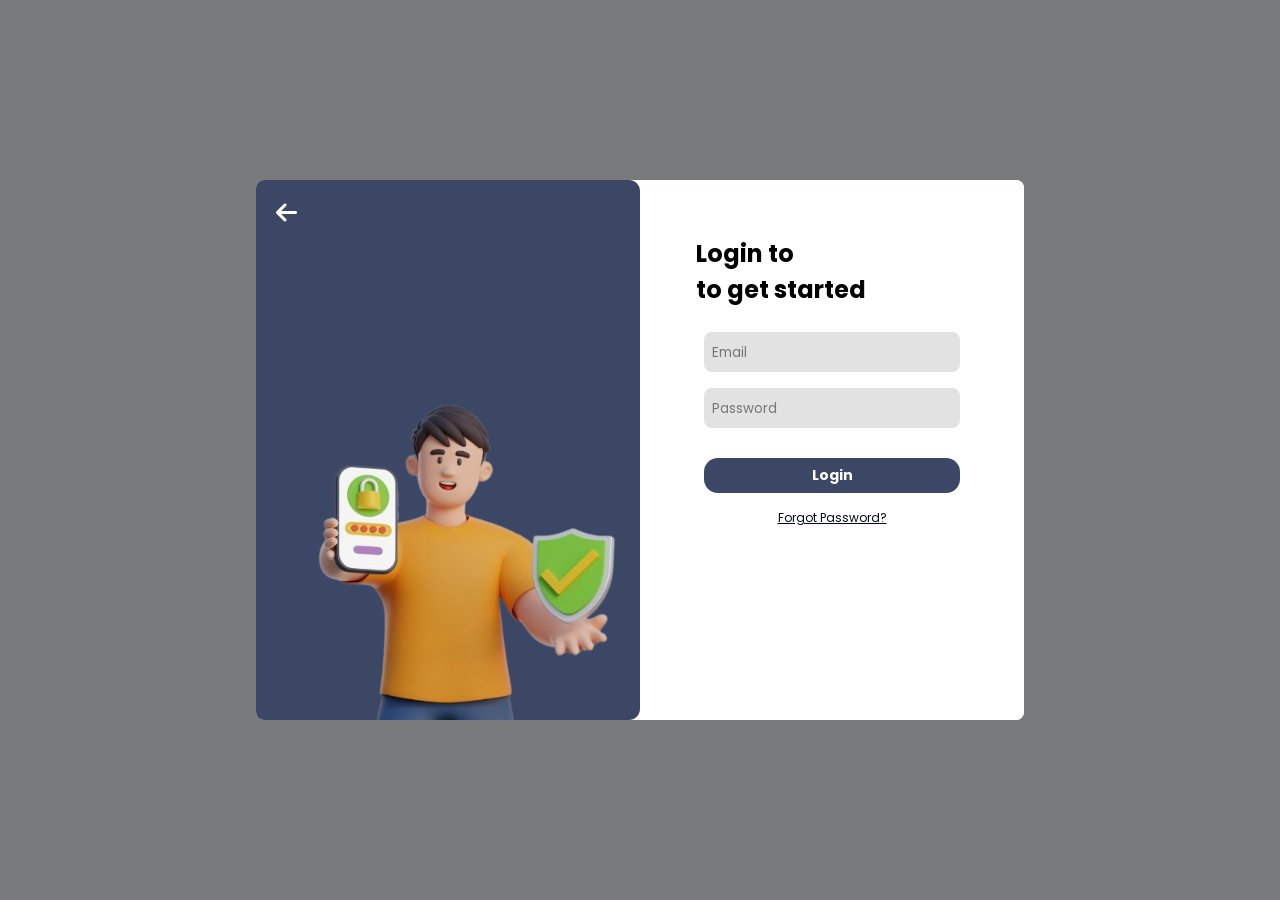
<file: login.html>
<!DOCTYPE html>
<html lang="en">
<head>
    <meta charset="UTF-8">
    <meta name="viewport" content="width=device-width, initial-scale=1.0">

    <!--Font Awesome-->
    <link rel="stylesheet" href="assets//fontawesome/all.css">
    <link rel="stylesheet" href="assets/fontawesome/fontawesome.min.css">
    <!--styles-->
    <link rel="stylesheet" href="assets/styles/style.css">
    <link rel="stylesheet" href="assets/styles/utils/login.css">

    <link rel="icon" href="assets/img/zambo.png">

    <title>One Zamboanga: Evacuation Center Management System</title>
</head>
<body>

    <div class="login-container">
        <a href="index.html" class="back">
            <i class="fa-solid fa-arrow-left"></i>
        </a>
        <div class="login-left">
            <img src="assets/img/loginIcon.png" alt="">
        </div>

        <div class="login-right">
            <div class="login-wrapper">
                <div class="header">

                    <h2>Login <span>to</span></h2>
                    <h2 class="start">to get started</h2>
                </div>

                <form action="">
                    <div class="loginInput">
                        <input type="email" placeholder="Email" required>
                    </div>

                    <div class="loginInput">
                        <input type="password" placeholder="Password" required>
                    </div>

                    <!-- <button class="loginBtn" onclick="window.location.href='/templates/barangay/dashboard_barangay.html'">Login</button> -->
                    <a href="templates/barangay/dashboard_barangay.html" class="loginBtn" style="text-align: center;">Login</a>

                    <a href="#" class="forgot">Forgot Password?</a>

                </form>
            </div>
        </div>
    </div>
    

    
    
</body>
</html>
</file>
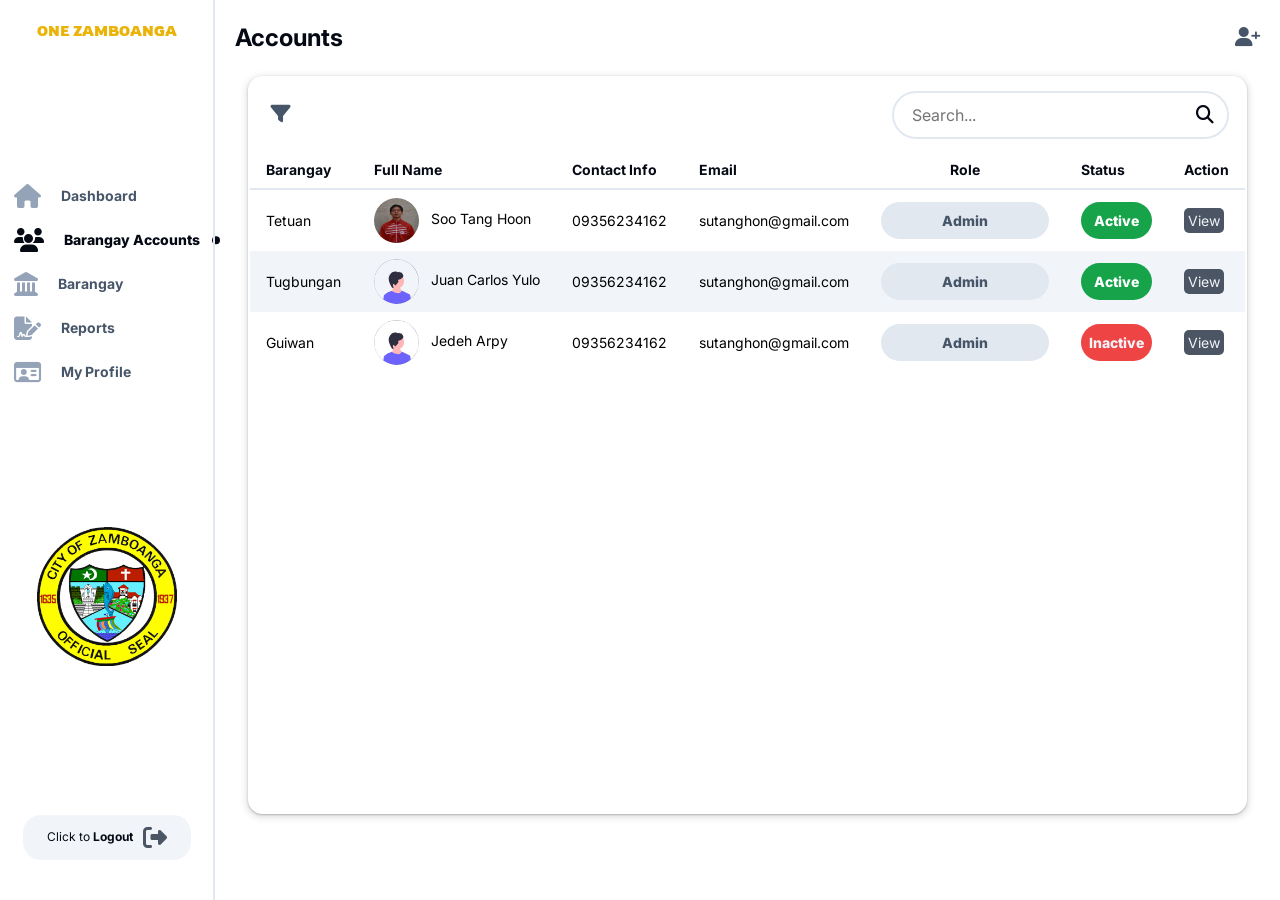
<file: templates/admin/barangayAcc.html>
<!DOCTYPE html>
<html lang="en">
<head>
    <meta charset="UTF-8">
    <meta name="viewport" content="width=device-width, initial-scale=1.0">

    <link rel="icon" href="../../assets/img/zambo.png">

    <!--Font Awesome-->
    <link rel="stylesheet" href="../../assets/fontawesome/all.css">
    <link rel="stylesheet" href="../../assets/fontawesome/fontawesome.min.css">
    <!--styles-->
    
    <link rel="stylesheet" href="../../assets/styles/style.css">
    <link rel="stylesheet" href="../../assets/styles/utils/dashboard.css">
    <link rel="stylesheet" href="../../assets/styles/utils/ecenter.css">
    <link rel="stylesheet" href="../../assets/styles/utils/barangay.css">

    <style>
        .status.active {
            background-color: var(--clr-green);
            color: var(--clr-white);
        }
    </style>


    <title>One Zamboanga: Evacuation Center Management System</title>
</head>
<body>

    <div class="container">
        
        <aside class="left-section">
            <special-logo></special-logo>
            <!-- <div class="logo">
                <button class="menu-btn" id="menu-close">
                    <i class="fa-regular fa-circle-left"></i>
                </button>
                <img src="../../assets/img/logo5.png" alt="">
                <a href="#">One Zamboanga</a>
            </div> -->

            <special-sidebar></special-sidebar>

            <div class="pic">
                <img src="../../assets/img/zambo.png" alt="">
            </div>

            <special-logout></special-logout>

        </aside>

        <main>
            <header>
                <button class="menu-btn" id="menu-open">
                    <i class="fa-solid fa-bars"></i>
                </button>
                <!-- <h5>Hello <b>Mark</b>, welcome back!</h5> -->
                <div class="separator">
                    <div class="info">
                        <div class="info-header">
                            <a href="barangayAcc.html">Accounts</a>

                            <!-- next page -->
                            <!-- <i class="fa-solid fa-chevron-right"></i>
                            <a href="#">Create new barangay admin account</a> -->
                        </div>

                        <!-- <button class="profile-btn" id="profile-btn">
                            <i class="fa-solid fa-user-plus"></i>
                            <img src="/assets/img/hero.jpg">
                        </button> -->
                        <a class="addBg-admin" href="../admin/addAdmin.html">
                            <i class="fa-solid fa-user-plus"></i>
                        </a>
                    </div>
                </div>
            </header>

            <div class="table-wrapper">

                <div class="table-container">
                    <section class="tblheader">
                        
                        
                        

                        <!-- <div class="filter-popup">
                            <i class="fa-solid fa-filter"></i>
                        </div> -->

                        <div class="filter-popup">
                            <label for="modal-toggle" class="modal-button">
                                <i class="fa-solid fa-filter"></i>
                            </label>
                            <input type="checkbox" name="" id="modal-toggle" class="modal-toggle">

                            <!-- the modal or filter popup-->
                            <div class="modal">
                                <div class="modal-content">
                                    <!-- <label for="modal-toggle" class="close">
                                        <i class="fa-solid fa-xmark"></i>
                                    </label> -->
                                    <div class="filter-option">
                                        <div class="option-content">
                                            <input type="checkbox" name="barangay" id="active">
                                            <label for="active">Active</label>
                                        </div>
                                        <div class="option-content">
                                            <input type="checkbox" name="barangay" id="inactive">
                                            <label for="inactive">Inactive</label>
                                        </div>
                                        

                                    </div>
                                    
                                </div>
                            </div>
                        </div>


                        <div class="input_group">
                            <input type="search" placeholder="Search...">
                            <i class="fa-solid fa-magnifying-glass"></i>
                        </div>

                    </section>

                    <section class="tblbody">
                        <table id="mainTable">
                            <thead>
                                
                                <tr>
                                    <!-- <th>Id</th> -->
                                    <th>Barangay</th>
                                    <th>Full Name</th>
                                    <th>Contact Info</th>
                                    <th>Email</th>
                                    <th style="text-align: center;">Role</th>
                                    <th>Status</th>
                                    <th>Action</th>
                                </tr>
                            </thead>
                            
                            <tbody>
                                
                                <tr onclick="window.location.href='viewProfile.html'">
                                    <!-- <td>1</td> -->
                                    <td>
                                        <!-- <div class="relative">
                                            <img src="../../assets/img/zambo.png" alt="myImg">Tetuan
                                            <div class="dotss high"></div>
                                        </div> -->
                                        Tetuan
                                    </td>
                                    <td>
                                        <div class="relative">
                                            <img src="../../assets/img/hero.jpg" alt="myImg">
                                            Soo Tang Hoon
                                        </div>
                                        <!-- Soo Tang Hoon -->
                                    </td>
                                    <td>09356234162</td>
                                    <td>sutanghon@gmail.com</td>
                                    <td>
                                        <p class="status role">Admin</p>
                                    </td>
                                    <td>
                                        <p class="status role active">Active</p>
                                    </td>
                                    <td><a href="viewProfile.html" class="view-action">View</a></td>
                                    <!-- <td><a href="#" class="view-action">Edit</a></td> -->
                                </tr>

                                <tr onclick="window.location.href='viewProfile.html'">
                                    <!-- <td>1</td> -->
                                    <td>
                                        <!-- <div class="relative">
                                            <img src="../../assets/img/zambo.png" alt="myImg">Tetuan
                                            <div class="dotss high"></div>
                                        </div> -->
                                        Tugbungan
                                    </td>
                                    <td>
                                        <div class="relative">
                                            <img src="../../assets/img/undraw_male_avatar_g98d.svg" alt="myImg">
                                            Juan Carlos Yulo
                                        </div>
                                    </td>
                                    <td>09356234162</td>
                                    <td>sutanghon@gmail.com</td>
                                    <td>
                                        <p class="status role">Admin</p>
                                    </td>
                                    <td>
                                        <p class="status role active">Active</p>
                                    </td>
                                    <td><a href="viewProfile.html" class="view-action">View</a></td>
                                    <!-- <td><a href="#" class="view-action">Edit</a></td> -->
                                </tr>

                                <tr onclick="window.location.href='viewProfile.html'">
                                    <!-- <td>1</td> -->
                                    <td>
                                        <!-- <div class="relative">
                                            <img src="../../assets/img/zambo.png" alt="myImg">Tetuan
                                            <div class="dotss high"></div>
                                        </div> -->
                                        Guiwan
                                    </td>
                                    <td>
                                        <div class="relative">
                                            <img src="../../assets/img/undraw_male_avatar_g98d.svg" alt="myImg">
                                            Jedeh Arpy
                                        </div>
                                    </td>
                                    <td>09356234162</td>
                                    <td>sutanghon@gmail.com</td>
                                    <td>
                                        <p class="status role">Admin</p>
                                    </td>
                                    <td>
                                        <p class="status role inactive">Inactive</p>
                                    </td>
                                    <td><a href="viewProfile.html" class="view-action">View</a></td>
                                    <!-- <td><a href="#" class="view-action">Edit</a></td> -->
                                </tr>

                                

                                
                                
                                

                            </tbody>
                        </table>
                    </section>
    
                    <div class="no-match-message">No matching data found</div>
                </div>
            </div>

            
        </main>

        <!-- <aside class="right-section" id="right-section">
            <div class="top">
                <i class="fa-regular fa-bell"></i>
                <div class="profile">
                    <div class="left">
                        <img src="/assets/img/hero.jpg">
                        <div class="user">
                            <h5>Mark Larenz</h5>
                            <a href="#">View</a>
                        </div>
                    </div>
                    <button class="close-profile" id="profile-btn-close">
                        <i class="fa-solid fa-chevron-right"></i>
                    </button>
                </div>
            </div>

            <div class="separator" id="first">
                <h4>Level of Criticality</h4>
            </div>

            <div class="announce">
                <div class="title">
                    <div class="line"></div>
                    <h5>High</h5>
                </div>
                <div class="title">
                    <div class="line"></div>
                    <h5>Moderate</h5>
                </div>
                <div class="title">
                    <div class="line"></div>
                    <h5>Low</h5>
                </div>   
            </div>

            <div class="separator">
                <h4>Updates</h4>
            </div>                              

            <div class="stats">
                <div class="item">
                    <div class="top">
                        <p>Fire Incident at Tetuan Alvarez Drive</p>
                    </div>
                    
                    <div class="bottom">
                        <div class="line moderate"></div>
                        <h3>Moderate</h3>
                    </div>
                </div>
                <div class="item">
                    <div class="top">
                        <p>Flood at San Jose Gusu Baliwasan</p>
                    </div>
                    <div class="bottom">
                        <div class="line high"></div>
                        <h3>High</h3>
                    </div>
                </div>
                <div class="item">
                    <div class="top">
                        <p>Flood at Guiwan</p>
                    </div>
                    <div class="bottom">
                        <div class="line low"></div>
                        <h3>Low</h3>
                    </div>
                </div>
                <div class="item">
                    <div class="top">
                        <p>Flood at Pasonanca paso pasopaso paso paos paso sadfasd </p>
                    </div>
                    <div class="bottom">
                        <div class="line moderate"></div>
                        <h3>Moderate</h3>
                    </div>
                </div>
            </div>

            
        </aside> -->

        



    </div>

    
    <!-- import sidebar -->
    <script src="../../includes/sidebar.js"></script>

    <!-- import logo -->
    <script src="../../includes/logo.js"></script>

    <!-- import logout -->
     <script src="../../includes/logout.js"></script>

    <!-- sidebar menu -->
    <script src="../../assets/src/utils/menu-btn.js"></script>

    <!-- filter search -->
    <script src="../../assets/src/admin/accountSearch.js"></script>
    
    
    
</body>
</html>
</file>
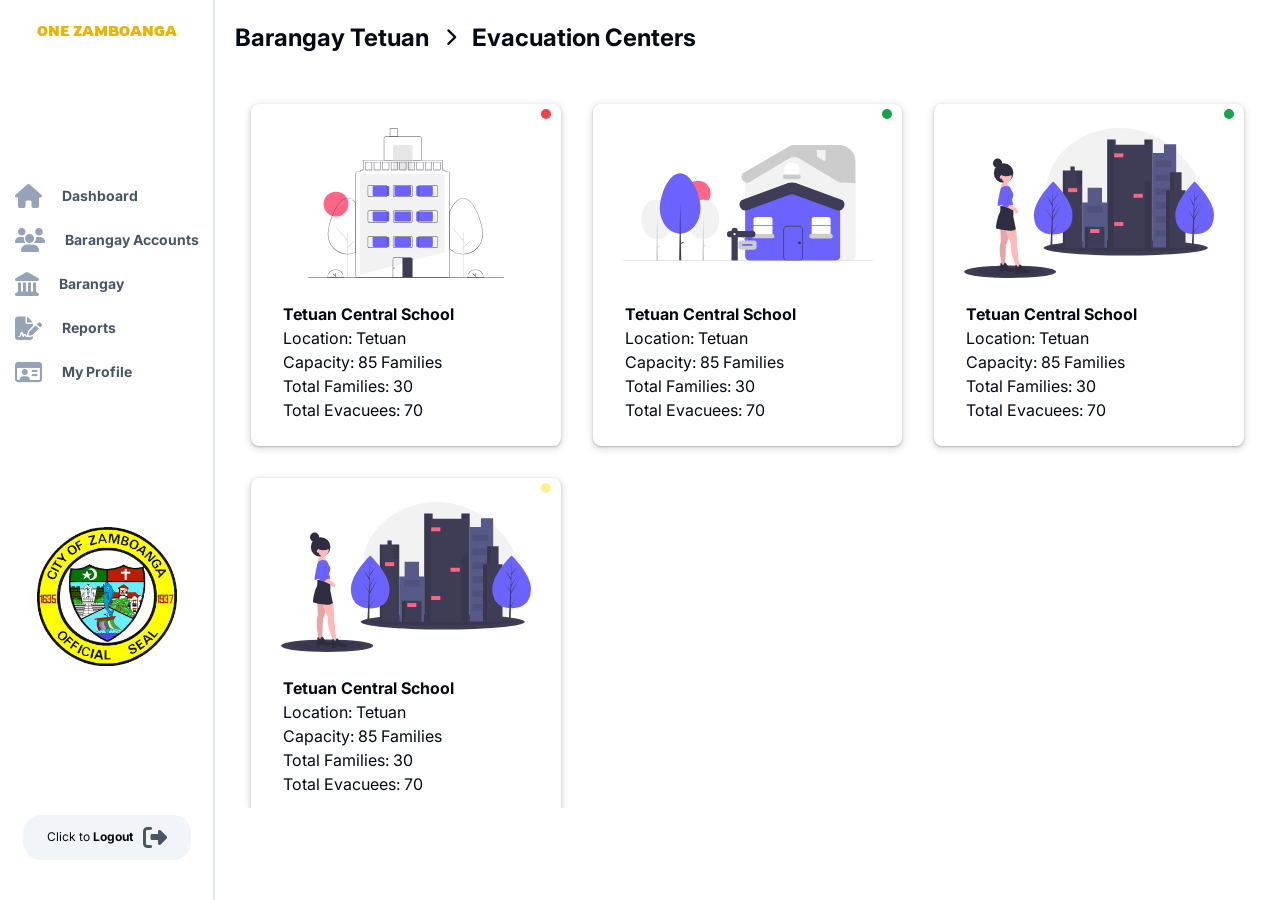
<file: templates/admin/barangayEC.html>
<!DOCTYPE html>
<html lang="en">
<head>
    <meta charset="UTF-8">
    <meta name="viewport" content="width=device-width, initial-scale=1.0">

    <link rel="icon" href="../../assets/img/zambo.png">
    
    <!--Font Awesome-->
    <link rel="stylesheet" href="../../assets/fontawesome/all.css">
    <link rel="stylesheet" href="../../assets/fontawesome/fontawesome.min.css">
    <!--styles-->
    
    <link rel="stylesheet" href="../../assets/styles/style.css">
    <link rel="stylesheet" href="../../assets/styles/utils/dashboard.css">
    <link rel="stylesheet" href="../../assets/styles/utils/ecenter.css">
    <link rel="stylesheet" href="../../assets/styles/utils/container.css">
    <link rel="stylesheet" href="../../assets/styles/utils/barangayStatus.css">



    <title>One Zamboanga: Evacuation Center Management System</title>
</head>
<body>

    <div class="container">
        
        <aside class="left-section">
            <special-logo></special-logo>
            <!-- <div class="logo">
                <button class="menu-btn" id="menu-close">
                    <i class="fa-regular fa-circle-left"></i>
                </button>
                <img src="../../assets/img/logo5.png" alt="">
                <a href="#">One Zamboanga</a>
            </div> -->

            <special-sidebar></special-sidebar>

            <div class="pic">
                <img src="../../assets/img/zambo.png" alt="">
            </div>

            <special-logout></special-logout>

        </aside>

        <main>
            <header>
                <button class="menu-btn" id="menu-open">
                    <i class="fa-solid fa-bars"></i>
                </button>
                <!-- <h5>Hello <b>Mark</b>, welcome back!</h5> -->
                <div class="separator">
                    <div class="info">
                        <div class="info-header">
                            <a href="barangayStatus.html">Barangay Tetuan</a>

                            <!-- next page -->
                            <i class="fa-solid fa-chevron-right"></i>
                            <a href="#">Evacuation Centers</a>
                        </div>

                        


                        <!-- <a class="addBg-admin" href="../admin/addAdmin.html">
                            <i class="fa-solid fa-user-plus"></i>
                        </a> -->
                    </div>
                </div>
            </header>

            <div class="main-wrapper bgEcWrapper">
                <div class="main-container bgEcList">

                    
                    <!-- <div class="statusHeader">
                        <h3>Barangay Tetuan</h3>
                    </div> -->

                    <div class="bgEc-container">    
                        <div class="bgEc-cards" onclick="window.location.href='viewEvacuation.html'">
                            <div class="bgEc-status red"></div>
                            <img src="../../assets/img/evacuation-default.svg" alt="" class="bgEc-img">

                            <ul class="bgEc-info">
                                <li><strong>Tetuan Central School</strong></li>
                                <li>Location: Tetuan</li>
                                <li>Capacity: 85 Families</li>
                                <li>Total Families: 30</li>
                                <li>Total Evacuees: 70</li>
                            </ul>
                        </div>

                        <div class="bgEc-cards">
                            <div class="bgEc-status green"></div>
                            <img src="../../assets/img/ecDefault.svg" alt="" class="bgEc-img">

                            <ul class="bgEc-info">
                                <li><strong>Tetuan Central School</strong></li>
                                <li>Location: Tetuan</li>
                                <li>Capacity: 85 Families</li>
                                <li>Total Families: 30</li>
                                <li>Total Evacuees: 70</li>
                            </ul>
                        </div>

                        <div class="bgEc-cards">
                            <div class="bgEc-status green"></div>
                            <img src="../../assets/img/ecDeaultPhoto.svg" alt="" class="bgEc-img">

                            <ul class="bgEc-info">
                                <li><strong>Tetuan Central School</strong></li>
                                <li>Location: Tetuan</li>
                                <li>Capacity: 85 Families</li>
                                <li>Total Families: 30</li>
                                <li>Total Evacuees: 70</li>
                            </ul>
                        </div>

                        <div class="bgEc-cards">
                            <div class="bgEc-status yellow"></div>
                            <img src="../../assets/img/ecDeaultPhoto.svg" alt="" class="bgEc-img">

                            <ul class="bgEc-info">
                                <li><strong>Tetuan Central School</strong></li>
                                <li>Location: Tetuan</li>
                                <li>Capacity: 85 Families</li>
                                <li>Total Families: 30</li>
                                <li>Total Evacuees: 70</li>
                            </ul>
                        </div>
                    </div>

                </div>
            </div>
        </main>

    </div>

    
    <!-- import sidebar -->
    <script src="../../includes/sidebar.js"></script>

    <!-- import logo -->
     <script src="../../includes/logo.js"></script>

    <!-- import logout -->
    <script src="../../includes/logout.js"></script>

    <!-- sidebar menu -->
    <script src="../../assets/src/utils/menu-btn.js"></script>

   
    

    
    
</body>
</html>
</file>
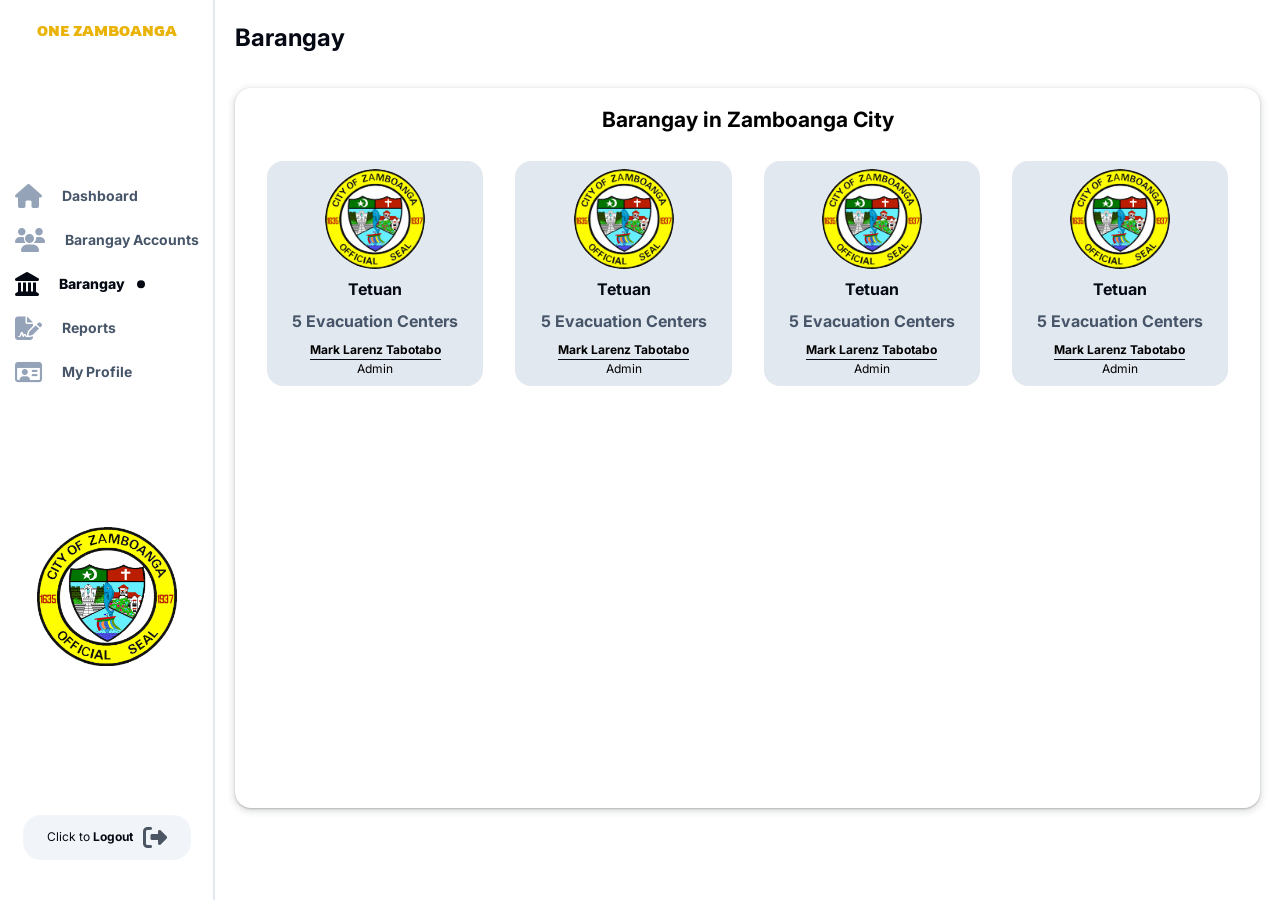
<file: templates/admin/barangayStatus.html>
<!DOCTYPE html>
<html lang="en">
<head>
    <meta charset="UTF-8">
    <meta name="viewport" content="width=device-width, initial-scale=1.0">

    <!--Font Awesome-->
    <link rel="stylesheet" href="../../assets/fontawesome/all.css">
    <link rel="stylesheet" href="../../assets/fontawesome/fontawesome.min.css">
    <!--styles-->

    <link rel="icon" href="../../assets/img/zambo.png">
    
    <link rel="stylesheet" href="../../assets/styles/style.css">
    <link rel="stylesheet" href="../../assets/styles/utils/dashboard.css">
    <link rel="stylesheet" href="../../assets/styles/utils/ecenter.css">
    <link rel="stylesheet" href="../../assets/styles/utils/container.css">
    <link rel="stylesheet" href="../../assets/styles/utils/barangayStatus.css">



    <title>One Zamboanga: Evacuation Center Management System</title>
</head>
<body>

    <div class="container">
        
        <aside class="left-section">
            <special-logo></special-logo>
            <!-- <div class="logo">
                <button class="menu-btn" id="menu-close">
                    <i class="fa-regular fa-circle-left"></i>
                </button>
                <img src="../../assets/img/logo5.png" alt="">
                <a href="#">One Zamboanga</a>
            </div> -->

            <special-sidebar></special-sidebar>

            <div class="pic">
                <img src="../../assets/img/zambo.png" alt="">
            </div>

            <special-logout></special-logout>

        </aside>

        <main>
            <header>
                <button class="menu-btn" id="menu-open">
                    <i class="fa-solid fa-bars"></i>
                </button>
                <!-- <h5>Hello <b>Mark</b>, welcome back!</h5> -->
                <div class="separator">
                    <div class="info">
                        <div class="info-header">
                            <a href="barangayStatus.html">Barangay</a>

                            <!-- next page -->
                            <!-- <i class="fa-solid fa-chevron-right"></i>
                            <a href="#">View Account</a> -->
                        </div>

                        


                        <!-- <a class="addBg-admin" href="../admin/addAdmin.html">
                            <i class="fa-solid fa-user-plus"></i>
                        </a> -->
                    </div>
                </div>
            </header>

            <div class="main-wrapper">
                <div class="main-container">
                    <div class="statusHeader">
                        <h3>Barangay in Zamboanga City</h3>
                    </div>
                    
                    <div class="statusCard-container">

                        <div class="statusCard" onclick="window.location.href='barangayEC.html'">
                            <img class="barangayLogo" src="../../assets/img/zambo.png" alt="">

                            <a href="#">
                                <h4 class="statusBgname">Tetuan</h4>
                            </a>


                            <div class="modal-ecContainer">
                                <a href="barangayEC.html" class="ecTitle">
                                    <h5 class="totalEc">5 Evacuation Centers</h5>
                                </a>

                                <div class="ecList-modal">
                                    <div class="ecList">
                                        <div class="ecDot red"></div>
                                        <p class="ecName">Barangay Hall</p>
                                    </div>

                                    <div class="ecList">
                                        <div class="ecDot green"></div>
                                        <p class="ecName">Tetuan Central School</p>
                                    </div>

                                    <div class="ecList">
                                        <div class="ecDot green"></div>
                                        <p class="ecName">Tetuan Central School</p>
                                    </div>

                                    <div class="ecList">
                                        <div class="ecDot yellow"></div>
                                        <p class="ecName">Tetuan Central School</p>
                                    </div>
                                </div>
                            </div>
                            

                            <div class="bgAdmin">
                                <h4>Mark Larenz Tabotabo</h5>
                                <p>Admin</p>
                            </div>
                        </div>

                        <div class="statusCard">
                            <img class="barangayLogo" src="../../assets/img/zambo.png" alt="">

                            <a href="#">
                                <h4 class="statusBgname">Tetuan</h4>
                            </a>


                            <div class="modal-ecContainer">
                                <a href="#" class="ecTitle">
                                    <h5 class="totalEc">5 Evacuation Centers</h5>
                                </a>

                                <div class="ecList-modal">
                                    <div class="ecList">
                                        <div class="ecDot green"></div>
                                        <p class="ecName">Barangay Hall</p>
                                    </div>

                                    <div class="ecList">
                                        <div class="ecDot red"></div>
                                        <p class="ecName">Tetuan Central School</p>
                                    </div>

                                    <div class="ecList">
                                        <div class="ecDot yellow"></div>
                                        <p class="ecName">Tetuan Central School</p>
                                    </div>

                                    <div class="ecList">
                                        <div class="ecDot green"></div>
                                        <p class="ecName">Tetuan Central School</p>
                                    </div>
                                </div>
                            </div>
                            

                            <div class="bgAdmin">
                                <h4>Mark Larenz Tabotabo</h5>
                                <p>Admin</p>
                            </div>
                        </div> 

                        <div class="statusCard">
                            <img class="barangayLogo" src="../../assets/img/zambo.png" alt="">

                            <a href="#">
                                <h4 class="statusBgname">Tetuan</h4>
                            </a>


                            <div class="modal-ecContainer">
                                <a href="#" class="ecTitle">
                                    <h5 class="totalEc">5 Evacuation Centers</h5>
                                </a>

                                <div class="ecList-modal">
                                    <div class="ecList">
                                        <div class="ecDot green"></div>
                                        <p class="ecName">Barangay Hall</p>
                                    </div>

                                    <div class="ecList">
                                        <div class="ecDot green"></div>
                                        <p class="ecName">Tetuan Central School</p>
                                    </div>

                                    <div class="ecList">
                                        <div class="ecDot red"></div>
                                        <p class="ecName">Tetuan Central School</p>
                                    </div>

                                    <div class="ecList">
                                        <div class="ecDot red"></div>
                                        <p class="ecName">Tetuan Central School</p>
                                    </div>
                                </div>
                            </div>
                            

                            <div class="bgAdmin">
                                <h4>Mark Larenz Tabotabo</h5>
                                <p>Admin</p>
                            </div>
                        </div>

                        <div class="statusCard">
                            <img class="barangayLogo" src="../../assets/img/zambo.png" alt="">

                            <a href="#">
                                <h4 class="statusBgname">Tetuan</h4>
                            </a>


                            <div class="modal-ecContainer">
                                <a href="#" class="ecTitle">
                                    <h5 class="totalEc">5 Evacuation Centers</h5>
                                </a>

                                <div class="ecList-modal">
                                    <div class="ecList">
                                        <div class="ecDot green"></div>
                                        <p class="ecName">Barangay Hall</p>
                                    </div>

                                    <div class="ecList">
                                        <div class="ecDot yellow"></div>
                                        <p class="ecName">Tetuan Central School</p>
                                    </div>

                                    <div class="ecList">
                                        <div class="ecDot red"></div>
                                        <p class="ecName">Tetuan Central School</p>
                                    </div>

                                    <div class="ecList">
                                        <div class="ecDot yellow"></div>
                                        <p class="ecName">Tetuan Central School</p>
                                    </div>
                                </div>
                            </div>
                            

                            <div class="bgAdmin">
                                <h4>Mark Larenz Tabotabo</h5>
                                <p>Admin</p>
                            </div>
                        </div>

                        <!-- <div class="statusCard">
                            <img class="barangayLogo" src="../../assets/img/zambo.png" alt="">

                            <a href="#">
                                <h4 class="statusBgname">Tugbugan</h4>
                            </a>

                            <a href="">
                                <h5 class="totalEc">315 Evacuation Centers</h5>
                            </a>

                            <div class="bgAdmin">
                                <h4>Jose Manalo</h5>
                                <p>Admin</p>
                            </div>
                        </div> -->

                        


                        

                        
                    </div>

                    
                </div>
            </div>
        </main>

    </div>

    
    <!-- import sidebar -->
    <script src="../../includes/sidebar.js"></script>

    <!-- import logo -->
     <script src="../../includes/logo.js"></script>

    <!-- import logout -->
    <script src="../../includes/logout.js"></script>

    <!-- sidebar menu -->
    <script src="../../assets/src/utils/menu-btn.js"></script>

   
    

    
    
</body>
</html>
</file>
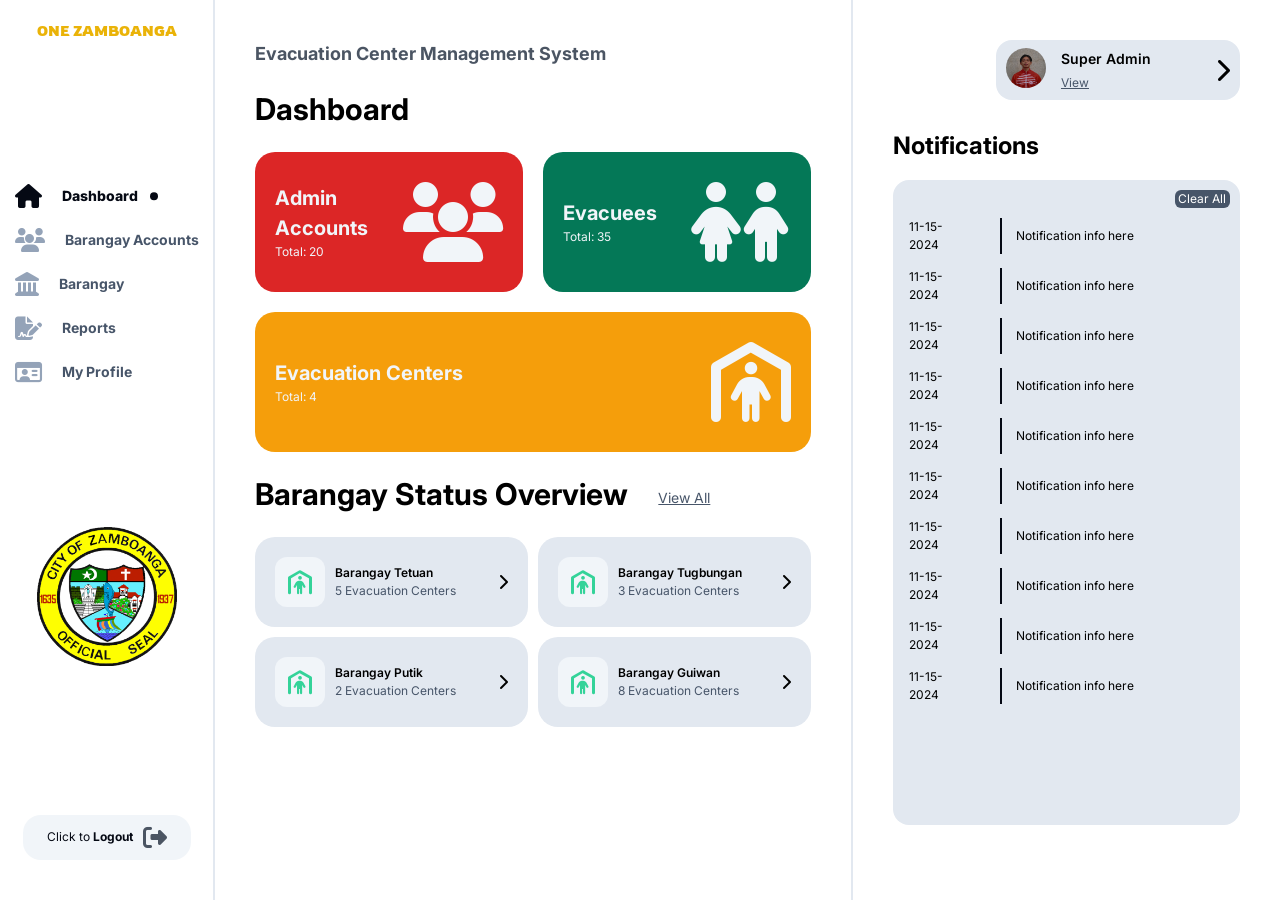
<file: templates/admin/dashboard.html>
<!DOCTYPE html>
<html lang="en">
<head>
    <meta charset="UTF-8">
    <meta name="viewport" content="width=device-width, initial-scale=1.0">

    <link rel="icon" href="../../assets/img/zambo.png">

    
    <!--Font Awesome-->
    <link rel="stylesheet" href="../../assets/fontawesome/all.css">
    <link rel="stylesheet" href="../../assets/fontawesome/fontawesome.min.css">
    <!--styles-->
    <link rel="stylesheet" href="../../assets/styles/style.css">
    <link rel="stylesheet" href="../../assets/styles/utils/dashboard.css">
    <link rel="stylesheet" href="../../assets/styles/utils/dashboard-mobile.css">


    <title>One Zamboanga: Evacuation Center Management System</title>
</head>
<body>

    <div class="container">
        
        <aside class="left-section">
            <special-logo></special-logo>
            <!-- <div class="logo">
                <button class="menu-btn" id="menu-close">
                    <i class="fa-regular fa-circle-left"></i>
                </button>
                <img src="../../assets/img/logo5.png" alt="">
                <a href="#">One Zamboanga</a>
            </div> -->

            <special-sidebar></special-sidebar>

            <div class="pic">
                <img src="../../assets/img/zambo.png" alt="">
            </div>

            <!-- <div class="logout">
                <div class="link">
                    <a href="../../login.html">
                        <p>Click to <b>Logout</b></p>
                        <i class="fa-solid fa-right-from-bracket"></i>
                    </a>
                </div>
                
            </div>
            <a class="logout logout-icon" href="../../login.html">
                <i class="fa-solid fa-right-from-bracket"></i>
            </a> -->

            <special-logout></special-logout>

        </aside>

        <main>
            <header>
                <button class="menu-btn" id="menu-open">
                    <i class="fa-solid fa-bars"></i>
                </button>
                <!-- <h5>Hello <b>Mark</b>, welcome back!</h5> -->
                <h5><b>Evacuation Center Management System</b></h5>
            </header>

            <div class="separator">
                <div class="info">
                    <h3>Dashboard</h3>
                    <!-- <a href="#">View All</a> -->
                </div>
                <div class="search">
                    <!-- <button type="submit">

                    </button> -->
                    <a href="#">

                        <!-- <i class="fa-solid fa-plus"></i> -->
                    </a>
                    <!-- <i class="fa-solid fa-magnifying-glass"></i>
                    <input type="text" placeholder="Search..."> -->
                </div>
            </div>

            <div class="analytics">
                <div class="item">
                    <div class="progress">
                        <div class="info">
                            <h5>Admin Accounts</h5>
                            <p>Total: 20</p>
                        </div>
                    </div>
                    <i class="fa-solid fa-users"></i>
                </div>
                
                <div class="item">
                    <div class="progress">
                        <div class="info">
                            <h5>Evacuees</h5>
                            <p>Total: 35</p>
                        </div>
                    </div>
                    <i class="fa-solid fa-children"></i>
                </div>
                <div class="item spanning">
                    <div class="progress">
                        <div class="info">
                            <h5>Evacuation Centers</h5>
                            <p>Total: 4</p>
                        </div>
                    </div>
                    <i class="fa-solid fa-person-shelter"></i>
                </div>
                
                
            </div>

            <div class="separator">
                <div class="info">
                    <h3>Barangay Status Overview</h3>
                    <a href="barangayStatus.html" style="text-decoration: underline;">View All</a>
                </div>
                <!-- <input type="date" value="2024-11-09"> -->
            </div>

            <div class="ecenter">
                <div class="item">
                    <div class="left">
                        <div class="icon">
                            <i class="fa-solid fa-person-shelter"></i>
                        </div>
                        <div class="details">
                            <h5>Barangay Tetuan</h5>
                            <p>5 Evacuation Centers</p>
                        </div>
                    </div>
                    <!-- <i class="fa-solid fa-ellipsis-vertical"></i> -->
                    <a href="barangayEC.html"><i class="fa-solid fa-chevron-right"></i></a>
                </div>
                <div class="item">
                    <div class="left">
                        <div class="icon">
                            <i class="fa-solid fa-person-shelter"></i>
                        </div>
                        <div class="details">
                            <h5>Barangay Tugbungan</h5>
                            <p>3 Evacuation Centers</p>
                        </div>
                    </div>
                    <!-- <i class="fa-solid fa-ellipsis-vertical"></i> -->
                    <a href="barangayEC.html"><i class="fa-solid fa-chevron-right"></i></a>
                </div>
                <div class="item">
                    <div class="left">
                        <div class="icon">
                            <i class="fa-solid fa-person-shelter"></i>
                        </div>
                        <div class="details">
                            <h5>Barangay Putik</h5>
                            <p>2 Evacuation Centers</p>
                        </div>
                    </div>
                    <!-- <i class="fa-solid fa-ellipsis-vertical"></i> -->
                    <a href="barangayEC.html"><i class="fa-solid fa-chevron-right"></i></a>
                </div>
                <div class="item">
                    <div class="left">
                        <div class="icon">
                            <i class="fa-solid fa-person-shelter"></i>
                        </div>
                        <div class="details">
                            <h5>Barangay Guiwan</h5>
                            <p>8 Evacuation Centers</p>
                        </div>
                    </div>
                    <a href="barangayEC.html"><i class="fa-solid fa-chevron-right"></i></a>
                </div>
            </div>
        </main>

        <aside class="right-section">
            <div class="top">
                <!-- <i class="fa-regular fa-bell" id="bell-icon"></i>
                

                <i class="fa-solid fa-arrow-left" id="act-icon" style="display: block;"></i> -->

                <div class="icons">
                    <!-- <i class="fa-regular fa-bell" id="bell-icon"></i> -->
                </div>

                <!-- act feed show -->

                <div class="profile">
                    <div class="left">
                        <img src="/assets/img/hero.jpg">
                        <div class="user">
                            <h5> Super Admin</h5>
                            <a href="myProfileAdmin.html" style="text-decoration: underline;">View</a>
                        </div>
                    </div>
                    <i class="fa-solid fa-chevron-right" onclick="window.location.href='myProfileAdmin.html'"></i>
                </div>
            </div>

        

            <div class="separator notifHeader" id="first">
                <!-- <h4>Level of Criticality</h4> -->
                <h4 style="display: block;">Notifications</h4>
            </div>

            <div class="actFeed notif" style="display: block;">
                <div class="feed-content notf">
                    <div class="feeds">

                        <div class="feeds-date">
                            <p>11-15-2024</p>
                            <div class="linee"></div>
                        </div>
                        
                        <p class="feed">Notification info here</p>

                    </div>

                    <div class="feeds">

                        <div class="feeds-date">
                            <p>11-15-2024</p>
                            <div class="linee"></div>
                        </div>
                        
                        <p class="feed">Notification info here</p>

                    </div>

                    <div class="feeds">

                        <div class="feeds-date">
                            <p>11-15-2024</p>
                            <div class="linee"></div>
                        </div>
                        
                        <p class="feed">Notification info here</p>

                    </div>

                    <div class="feeds">

                        <div class="feeds-date">
                            <p>11-15-2024</p>
                            <div class="linee"></div>
                        </div>
                        
                        <p class="feed">Notification info here</p>

                    </div>

                    <div class="feeds">

                        <div class="feeds-date">
                            <p>11-15-2024</p>
                            <div class="linee"></div>
                        </div>
                        
                        <p class="feed">Notification info here</p>

                    </div>

                    <div class="feeds">

                        <div class="feeds-date">
                            <p>11-15-2024</p>
                            <div class="linee"></div>
                        </div>
                        
                        <p class="feed">Notification info here</p>

                    </div>

                    <div class="feeds">

                        <div class="feeds-date">
                            <p>11-15-2024</p>
                            <div class="linee"></div>
                        </div>
                        
                        <p class="feed">Notification info here</p>

                    </div>

                    <div class="feeds">

                        <div class="feeds-date">
                            <p>11-15-2024</p>
                            <div class="linee"></div>
                        </div>
                        
                        <p class="feed">Notification info here</p>

                    </div>

                    <div class="feeds">

                        <div class="feeds-date">
                            <p>11-15-2024</p>
                            <div class="linee"></div>
                        </div>
                        
                        <p class="feed">Notification info here</p>

                    </div>

                    <div class="feeds">

                        <div class="feeds-date">
                            <p>11-15-2024</p>
                            <div class="linee"></div>
                        </div>
                        
                        <p class="feed">Notification info here</p>

                    </div>

                    <div class="feeds">

                        <div class="feeds-date">
                            <p>11-15-2024</p>
                            <div class="linee"></div>
                        </div>
                        
                        <p class="feed">Notification info here</p>

                    </div>

                    <div class="feeds">

                        <div class="feeds-date">
                            <p>11-15-2024</p>
                            <div class="linee"></div>
                        </div>
                        
                        <p class="feed">Notification info here</p>

                    </div>

                    <div class="feeds">

                        <div class="feeds-date">
                            <p>11-15-2024</p>
                            <div class="linee"></div>
                        </div>
                        
                        <p class="feed">Notification info here</p>

                    </div>

                    <div class="feeds">

                        <div class="feeds-date">
                            <p>11-15-2024</p>
                            <div class="linee"></div>
                        </div>
                        
                        <p class="feed">Notification info here</p>

                    </div>

                    <div class="feeds">

                        <div class="feeds-date">
                            <p>11-15-2024</p>
                            <div class="linee"></div>
                        </div>
                        
                        <p class="feed">Notification info here</p>

                    </div>
                    <span class="clearNotif">Clear All</span>

                    
                    
                </div>
            </div>

            

            
        </aside>


    </div>



    <!-- ====== scripts ======== -->
    
    <!-- import sidebar -->
    <script src="../../includes/sidebar.js"></script>

    <!-- import logo -->
    <script src="../../includes/logo.js"></script>

    <!-- import logot -->
    <script src="../../includes/logout.js"></script>

    <!-- sidebar menu -->
    <script src="../../assets/src/utils/menu-btn.js"></script>


    <!-- notif bell popup -->
    <script src="../../assets/src/utils/adminNotif.js"></script>
    
</body>
</html>
</file>
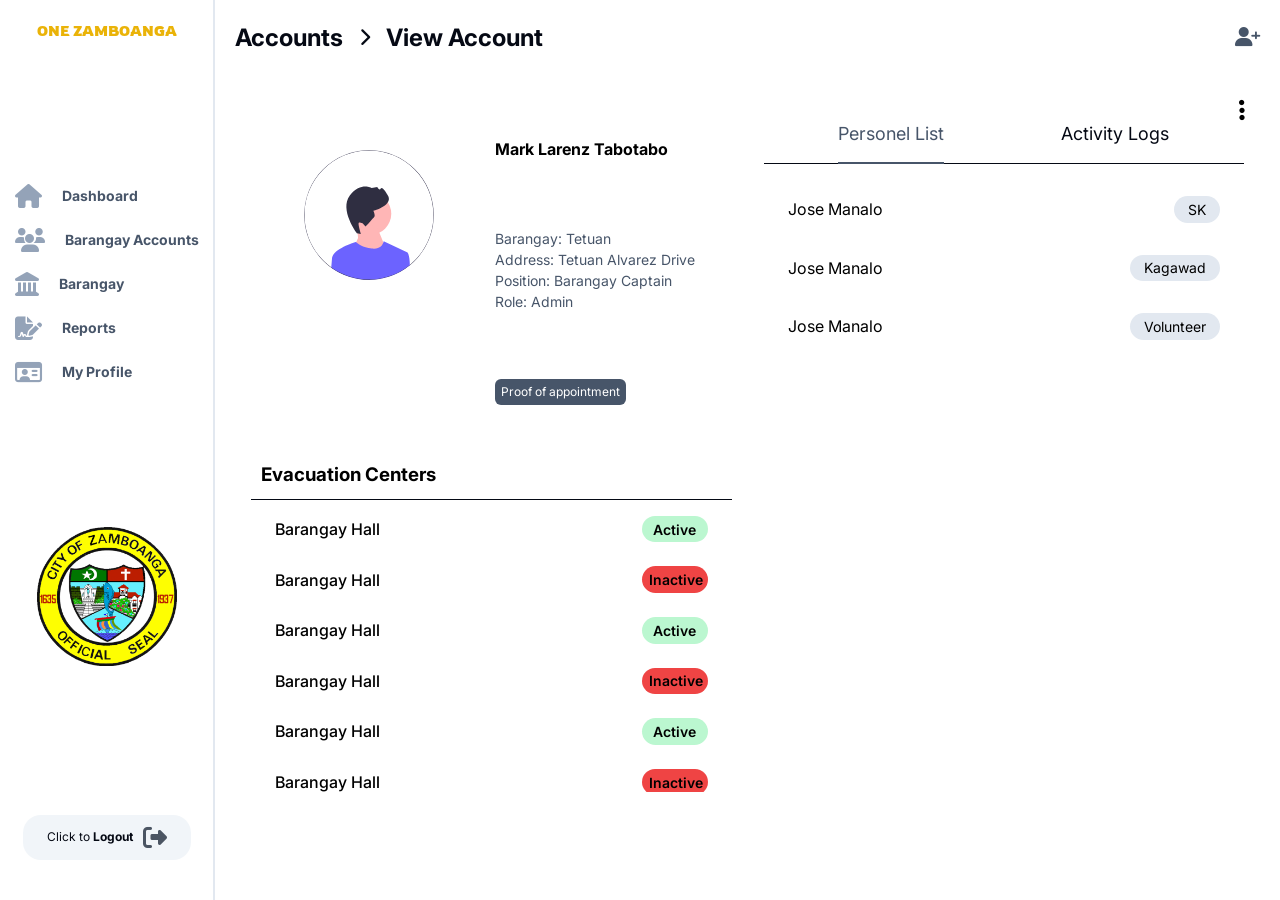
<file: templates/admin/viewProfile.html>
<!DOCTYPE html>
<html lang="en">
<head>
    <meta charset="UTF-8">
    <meta name="viewport" content="width=device-width, initial-scale=1.0">

    <link rel="icon" href="../../assets/img/zambo.png">

    <!--Font Awesome-->
    <link rel="stylesheet" href="../../assets/fontawesome/all.css">
    <link rel="stylesheet" href="../../assets/fontawesome/fontawesome.min.css">
    <!--styles-->
    
    <link rel="stylesheet" href="../../assets/styles/style.css">
    <link rel="stylesheet" href="../../assets/styles/utils/dashboard.css">
    <link rel="stylesheet" href="../../assets/styles/utils/ecenter.css">
    <link rel="stylesheet" href="../../assets/styles/utils/container.css">
    <link rel="stylesheet" href="../../assets/styles/utils/viewProfile.css">



    <title>One Zamboanga: Evacuation Center Management System</title>
</head>
<body>

    <div class="container">
        
        <aside class="left-section">
            <special-logo></special-logo>
            <!-- <div class="logo">
                <button class="menu-btn" id="menu-close">
                    <i class="fa-regular fa-circle-left"></i>
                </button>
                <img src="../../assets/img/logo5.png" alt="">
                <a href="#">One Zamboanga</a>
            </div> -->

            <special-sidebar></special-sidebar>

            <div class="pic">
                <img src="../../assets/img/zambo.png" alt="">
            </div>

            <special-logout></special-logout>

        </aside>

        <main>
            <header>
                <button class="menu-btn" id="menu-open">
                    <i class="fa-solid fa-bars"></i>
                </button>
                <!-- <h5>Hello <b>Mark</b>, welcome back!</h5> -->
                <div class="separator">
                    <div class="info">
                        <div class="info-header">
                            <a href="barangayAcc.html">Accounts</a>

                            <!-- next page -->
                            <i class="fa-solid fa-chevron-right"></i>
                            <a href="#">View Account</a>
                        </div>

                        


                        <a class="addBg-admin" href="../admin/addAdmin.html">
                            <i class="fa-solid fa-user-plus"></i>
                        </a>
                    </div>
                </div>
            </header>

            <div class="main-wrapper">
                <div class="main-container profile-grid">

                    <!-- modal -->
                    <div class="profile-cta">
                        <label for="cta-toggle" class="cta-button">
                            <i class="fa-solid fa-ellipsis-vertical"></i>
                        </label>
                        <input type="checkbox" name="" id="cta-toggle" class="cta-toggle">

                        <div class="cta-modal">
                            <div class="cta-options">
                                <a href="#">Delete</a>
                            </div>
                        </div>
                    </div>

                    <!-- left content -->
                    <div class="profile-left">
                        <div class="profileInfo">

                            <div class="profileInfo-left">
                                <img class="profileImg" src="../../assets/img/undraw_male_avatar_g98d.svg" alt="">

                                <input id="fileInput" type="file" style="display:none;" />
                                <input class="cPhoto" type="button" value="Change Photo" onclick="document.getElementById('fileInput').click();" style="opacity: 0;"/>
                            </div>

                            <div class="profileInfo-right">
                                <h3 profile-name>Mark Larenz Tabotabo</h3>

                                <div class="profile-details">
                                    <p class="details-profile">Barangay: Tetuan</p>
                                    <p class="details-profile">Address: Tetuan Alvarez Drive</p>
                                    <!-- <p class="details-profile">Gender: Male</p> -->
                                    <p class="details-profile">Position: Barangay Captain</p>
                                    <p class="details-profile">Role: Admin</p>
                                </div>

                                <label for="proof-toggle" class="proof-button">
                                    Proof of appointment
                                </label>
                                <input type="checkbox" name="" id="proof-toggle" class="proof-toggle">

                                <div class="proof-modal">
                                    <div class="proof-attachPhoto">
                                        <label for="proof-toggle">
                                            <i class="fa-solid fa-xmark"></i>
                                        </label>
                                        <img class="proof-photo" src="../../assets/img/captain.webp" alt="">
                                    </div>
                                </div>
                            </div>
                        </div>

                        <div class="barangayEcenter">
                            <h3 class="ecHeader-title">
                                Evacuation Centers
                            </h3>

                            <div class="ecBarangay-container">
                                <div class="ecBarangay-list">
                                    <p class="ecBarangay-name">Barangay Hall</p>
                                    <p class="ecBarangay-status statActive">Active</p>
                                </div>
    
                                <div class="ecBarangay-list">
                                    <p class="ecBarangay-name">Barangay Hall</p>
                                    <p class="ecBarangay-status statInactive">Inactive</p>
                                </div>
    
                                <div class="ecBarangay-list">
                                    <p class="ecBarangay-name">Barangay Hall</p>
                                    <p class="ecBarangay-status statActive">Active</p>
                                </div>
    
                                <div class="ecBarangay-list">
                                    <p class="ecBarangay-name">Barangay Hall</p>
                                    <p class="ecBarangay-status statInactive">Inactive</p>
                                </div>

                                <div class="ecBarangay-list">
                                    <p class="ecBarangay-name">Barangay Hall</p>
                                    <p class="ecBarangay-status statActive">Active</p>
                                </div>
    
                                <div class="ecBarangay-list">
                                    <p class="ecBarangay-name">Barangay Hall</p>
                                    <p class="ecBarangay-status statInactive">Inactive</p>
                                </div>

                                <div class="ecBarangay-list">
                                    <p class="ecBarangay-name">Barangay Hall</p>
                                    <p class="ecBarangay-status statInactive">Inactive</p>
                                </div>
    
                                <div class="ecBarangay-list">
                                    <p class="ecBarangay-name">Barangay Hall</p>
                                    <p class="ecBarangay-status statActive">Active</p>
                                </div>
    
                                <div class="ecBarangay-list">
                                    <p class="ecBarangay-name">Barangay Hall</p>
                                    <p class="ecBarangay-status statInactive">Inactive</p>
                                </div>

                                <div class="ecBarangay-list">
                                    <p class="ecBarangay-name">Barangay Hall</p>
                                    <p class="ecBarangay-status statActive">Active</p>
                                </div>
    
                                <div class="ecBarangay-list">
                                    <p class="ecBarangay-name">Barangay Hall</p>
                                    <p class="ecBarangay-status statInactive">Inactive</p>
                                </div>

                            </div>
                            
                        </div>
                    </div>


                    <div class="profile-right">
                        <div class="profile-right-container">
                            
                            <div class="right-header">
                                <div class="personel">
                                    <!-- <a href="viewProfile.html" class="personel-header active">
                                        Personel List
                                    </a> -->
    
                                    <p class="personel-header">
                                        Personel List
                                    </p>
    
                                    <div class="activeLine"></div>
                                </div>
    
                                <div class="activityLog">
                                    <!-- <a href="viewProfile-page2.html" class="activityLog-header">
                                        Activity Logs
                                    </a> -->
    
                                    <p class="activityLog-header">
                                        Activity Logs
                                    </p>
    
                                    <div class="activeLine"></div>
                                </div>
                            </div>
    
                            <!-- personel content -->
                            <div class="personel-content">
                                <p class="personal-name">Jose Manalo</p>
                                <p class="personel-role">SK</p>
                            </div>
    
                            <div class="personel-content">
                                <p class="personal-name">Jose Manalo</p>
                                <p class="personel-role">Kagawad</p>
                            </div>

                            <div class="personel-content">
                                <p class="personal-name">Jose Manalo</p>
                                <p class="personel-role">Volunteer</p>
                            </div>

                            
    
                            <!-- activity logs content -->
                            <div class="activityLog-content">
                                <div class="log-container">
                                    <p class="logDate">11-15-2024</p>
                                    <div class="logDivider"></div>
                                    <p class="logInfo">Evacuation Center created >> name of the ec</p>
                                </div>
                            </div>
    
                            
    
                            
                        </div>

                    </div>

                    
                </div>
            </div>
        </main>

    </div>

    

    <!-- import sidebar -->
    <script src="../../includes/sidebar.js"></script>

    <!-- import logo -->
    <script src="../../includes/logo.js"></script>

    <!-- import logout -->
    <script src="../../includes/logout.js"></script>

    <!-- sidebar menu -->
    <script src="../../assets/src/utils/menu-btn.js"></script>

    <script>
        document.addEventListener('DOMContentLoaded', function() {
            // Select the elements
            const personelHeader = document.querySelector('.personel-header');
            const activityLogHeader = document.querySelector('.activityLog-header');
            const personelActiveLine = document.querySelector('.personel .activeLine');
            const activityLogActiveLine = document.querySelector('.activityLog .activeLine');

            const personelContent = document.querySelectorAll('.personel-content');
            const activityLogContent = document.querySelectorAll('.activityLog-content');

            // Function to handle toggling active class and showing active line
            function toggleActive(header, activeLine, contentToShow, contentToHide) {
                // Remove active from both headers
                personelHeader.classList.remove('active');
                activityLogHeader.classList.remove('active');
                
                // Hide both active lines
                personelActiveLine.style.display = 'none';
                activityLogActiveLine.style.display = 'none';

                // Add active class to clicked header and show corresponding line
                header.classList.add('active');
                activeLine.style.display = 'block';

                // Show and hide the corresponding content
                contentToShow.forEach(content => content.style.display = 'flex');
                contentToHide.forEach(content => content.style.display = 'none');
            }

            // Set personel-header as active by default on page load
            personelHeader.classList.add('active');
            personelActiveLine.style.display = 'block';
            
            // Display personel-content by default
            personelContent.forEach(content => content.style.display = 'flex');
            activityLogContent.forEach(content => content.style.display = 'none');

            // Add event listeners to the headers
            personelHeader.addEventListener('click', function() {
                toggleActive(personelHeader, personelActiveLine, personelContent, activityLogContent);
            });

            activityLogHeader.addEventListener('click', function() {
                toggleActive(activityLogHeader, activityLogActiveLine, activityLogContent, personelContent);
            });
        });


    </script>
    

    

   
    
    
</body>
</html>
</file>
<file: assets/styles/style.css>
@import url('https://fonts.googleapis.com/css2?family=Manrope:wght@200..800&display=swap');

@import url('https://fonts.googleapis.com/css2?family=Inter:ital,opsz,wght@0,14..32,100..900;1,14..32,100..900&display=swap');


@import url('https://fonts.googleapis.com/css2?family=Rowdies:wght@300;400;700&display=swap');


:root {
    /* colors */
    --clr-dark: #050914;
    --clr-light: #f1f5f9;
    --clr-white: #fff;
    --clr-grey: #4b5563;
    --clr-green: #16a34a;
    --clr-green2: #bbf7d0;
    --clr-ltgreen: #f0fdf4;
    --clr-yellow: #fef08a;
    --clr-yellow2: #fde047;
    --clr-yellow3: #facc15;
    --clr-yellow4: #eab308;
    --clr-yellow5: #FFD043;
    --clr-red: #ef4444;
    --clr-orange: #FF993A;
    --clr-orange2: #fed7aa;
    --clr-blue: #1e40af;
    --clr-blue2: #bfdbfe;
    --clr-slate100: #f1f5f9;
    --clr-slate200: #e2e8f0;
    --clr-slate400: #94a3b8;
    --clr-slate500: #aaa;
    --clr-slate600: #475569;
    --clr-slate800: #1e293b;

    --box-shadow: 0 .4rem .8rem #0005;
    /* --box-shadow: rgba(0, 0, 0, 0.05) 0px 6px 24px 0px, rgba(0, 0, 0, 0.08) 0px 0px 0px 1px; */
    /* --box-shadow: rgba(0, 0, 0, 0.12) 0px 1px 3px, rgba(0, 0, 0, 0.24) 0px 1px 2px; */
    --box-shadow: rgba(60, 64, 67, 0.3) 0px 1px 2px 0px, rgba(60, 64, 67, 0.15) 0px 2px 6px 2px;
    --box-shadow-hover: 0 .4rem .8rem #0005;
    --box-shadow2: rgba(0, 0, 0, 0.15) 1.95px 1.95px 2.6px;
    --box-shadow3: var(--clr-slate400) 1.95px 1.95px 2.6px;
    /* sizes */
    --size-xxs: 0.5rem;  /*10px*/
    --size-xs: 0.75rem; /*12px*/
    --size-sm: 0.875rem; /*14px*/
    --size-base: 1rem;  /*16px*/
    --size-lg: 1.125rem; /* 18px*/
    --size-xl: 1.25rem;  /*20px*/
    --size-2xl: 1.5rem; /*24px*/
    --size-3xl: 1.875rem; /*30px*/
    --size-4xl: 2.5rem;  /*40px*/
    --size-5xl: 3rem; 
    --size-6xl: 3.75rem; 
    --size-7xl: 5rem;  /*80px*/
    --size-8xl: 6rem; 
    --size-9xl: 8rem; 
    --size-10xl: 10rem; 

}

* {
    margin: 0;
    padding: 0;
    box-sizing: border-box;
    line-height: calc(1em + 0.5em); /*makes the line height correctly relative to the font size*/
    /* font-family: 'Manrope', sans-serif; */
    font-family: "Inter", sans-serif;
}

html {
    scroll-behavior: smooth; 
}

a {
    text-decoration: none;
    /* color: var(--clr-light); */
}

i {
    font-size: 24px;
}

/* Default label styling */
label {
    cursor: pointer;
    padding: 5px;
}


::-webkit-scrollbar {
    width: 0;
    height: 8px;
}


/* design for button */
.mainBtn {
    outline: none;
    border: none;
    background-color: var(--clr-slate600);
    padding: .5em 1em;
    border-radius: .5em;
    color: var(--clr-white);
    font-weight: 600;
    transition: .3s;

    &:hover {
        background-color: var(--clr-dark);
        cursor: pointer;
    }
}


/* btn for adding */
button.addBg-admin {
    outline: none;
    border: none;
    display: flex;
    align-items: center;
    gap: .5em;
    padding: .5em 1em;
    border-radius: .5em;
    background-color: var(--clr-slate600);
    font-size: var(--size-base);
    color: var(--clr-white);
    font-weight: 600;
    cursor: pointer;
    transition: .3s ease;

    &:hover {
        background-color: var(--clr-dark);
    }

    
}

button.addBg-admin i {
    color: var(--clr-white);
    font-size: var(--size-base);
}


/* popup modal using checkbox*/
.filter-popup i{
    color: var(--clr-slate600);
    font-size: var(--size-xl);
    transition: .3s;
    position: relative;

    &:hover {
        color: var(--clr-dark);
        cursor: pointer;
    }
}
.modal-toggle {
    display: none;  
    /* to hide the checkbox */
}


/* Hide the radio buttons */
/* input[type="radio"] {
    display: none;
} */
.modal {
    position: absolute;
    background-color: var(--clr-white);
    top: 20px;
    left: 50px;
    max-width: 150px;
    max-height: 150px;
    /* height: 150px; */
    border-radius: .5rem;
    box-shadow: var(--box-shadow);
    overflow: auto;
    z-index: 99;
    display: none;
}

.modal .modal-content {
    padding: .5em;
    display: flex;
    flex-direction: column;
}

.modal .modal-content .close {
    /* float: right; */
    text-align: right;
}

/* to open the filter modal */
.modal-toggle:checked + .modal {
    display: block;
}

/* filter options */
.filter-option {
    text-align: center;
}

.option-content:hover {
    background-color: var(--clr-dark);
    color: var(--clr-white);
}
.option-content input:checked + label {
    color: white;
    /* background-color: var(--clr-dark); */
}
.option-content:has(input:checked) {
    background-color: var(--clr-slate600);
}


.option-content input[type="checkbox"] {
    display: none;
}



/* the html */
/* <div class="filter-popup">
    <label for="modal-toggle" class="modal-button">
        <i class="fa-solid fa-filter"></i>
    </label>
    <input type="checkbox" name="" id="modal-toggle" class="modal-toggle">

    <div class="modal">
        <div class="modal-content">
            
            <div class="filter-option">
                <div class="option-content">
                    <input type="checkbox" name="barangay" id="tetuan">
                    <label for="tetuan">Tetuan</label>
                </div>
                <div class="option-content">
                    <input type="checkbox" name="barangay" id="tugbungan">
                    <label for="tugbungan">Tugbungan</label>
                </div>
                

            </div>
            
        </div>
    </div>
</div>*/





/* responsive */
@media screen and (max-width: 1232px) {
    
}

@media screen and (max-width: 1200px) {
    
}


@media screen and (max-width: 992px) {
    


}

@media screen and (max-width: 768px) {
    button.addBg-admin {
        /* padding: .3em .5em; */
        font-size: var(--size-xs);
    
        i {
            font-size: var(--size-xs);
        }
    } 
    
}

@media screen and (max-width: 480px) {
    button.addBg-admin {
        padding: .3em .5em;
        font-size: var(--size-xxs);
    
        i {
            font-size: var(--size-xxs);
        }
    }  
}
</file>
<file: assets/styles/utils/login.css>
@import url('https://fonts.googleapis.com/css2?family=Poppins:ital,wght@0,100;0,200;0,300;0,400;0,500;0,600;0,700;0,800;0,900;1,100;1,200;1,300;1,400;1,500;1,600;1,700;1,800;1,900&display=swap');


body {
    background-color: var(--clr-light);
}

* {
    font-family: "Poppins", sans-serif;
}

body::before {
    content: '';
    position: absolute;
    top: 0;
    left: 0;
    right: 0;
    bottom: 0;
    background-color: rgba(0, 0, 0, 0.5); 
    z-index: -1;
}

.login-container {
    width: 60%;
    height: 60%;
    /* height: 300px; */
    background-color: var(--clr-white);
    /* background-color: transparent; */
    position: fixed;
    top: 50%;
    left: 50%;
    transform: translate(-50%, -50%);
    border-radius: .5em;
    display: grid;
    grid-template-columns: repeat(2, 1fr);
}

.login-left {
    background-color: var(--clr-slate600);
    background-color: #3b4765;
    border-radius: .5em .7em .7em .5em;
    position: relative;

    img {
        max-width: 400px;
        min-height: 400px;
        position: absolute;
        bottom: 0;
        left: 50%;
        transform: translateX(-50%);
        /* background-color: red; */
    }
}
.back {
    position: absolute;
    top: 20px;
    left: 20px;
    color: var(--clr-white);
    transition: .3s;
    z-index: 1;

    &:hover {
        color: var(--clr-dark);
    }
}


.login-right {
    background-color: var(--clr-white);
    border-radius: .5em .5em .5em 0;
    /* display: flex;
    align-items: center;
    justify-content: center; */
    padding: 3.5em;
}

.login-wrapper {
    height: 100%;
    display: flex;
    flex-direction: column;
    gap: 1.5em;
}

form {
    /* background-color: red; */
    padding-inline: .5em;
    display: flex;
    flex-direction: column;
    gap: 1em;
}

.loginInput {
    background-color: #e2e2e2;
    padding: .5em;
    border-radius: .5em;

    input {
        width: 100%;
        border: none;
        outline: none;
        background-color: transparent;
    }
}

.loginBtn {
    margin-top: 1em;
    border: none;
    outline: none;
    background-color: #3b4765;
    padding: .5em;
    border-radius: 1em;
    color: var(--clr-white);
    font-weight: 700;
    font-size: var(--size-sm);
    cursor: pointer;
    transition: .3s;

    &:hover {
        background-color: var(--clr-dark);
    }
}

.forgot {
    margin-inline: auto;
    font-size: var(--size-xs);
    text-decoration: underline;
    color: var(--clr-dark);

    &:hover {
        color: #3b4765;
    }
}



@media screen and (max-width: 1160px) {
    .login-container { 
        grid-template-columns: 1fr;
    }

    .login-left {
        display: none;
    }

    .back i {
        color: var(--clr-dark);
        font-size: var(--size-lg);
    }

    
}

@media screen and (max-width: 720px) {
    .login-container {
        width: 80%;
    }
}

@media screen and (max-width: 540px) {
    .login-right {
        padding: 2em;
    }

    span, .start {
        display: none;
    }

    form {
        margin-top: 1em;
    }

    .back {
        left: 10px;
        top: 5px;

        i {
            font-size: var(--size-base);
        }
    }

    .login-container {
        width: 90%;
        height: 50%;
    }

    .login-wrapper {
        gap: 2em;
    }

    form {
        padding: 0;
    }

    .login-right {
        margin-block: auto;
    }
}
</file>
<file: assets/styles/utils/dashboard.css>
.logoWord {
    font-family: "Rowdies", sans-serif;
    font-weight: 400;
    font-style: normal;
}

.container {
    display: grid;
    grid-template-columns: 1fr 3fr 2fr;
    height: 100vh;
    /* background: var(--clr-slate100); */
    background: var(--clr-white);
}

/* ==========left-section start====== */
.container .left-section {
    display: flex;
    flex-direction: column;
    align-items: center; 
    justify-content: space-between;
    padding: 20px 0;
    /* background-color: var(--clr-green); */
    background-color: var(--clr-white);
    /* background-color: var(--clr-blue); */
}

/* logo start */
.container .left-section .logo {
    display: flex;
    align-items: center;
    gap: 10px;
}

.container .left-section .logo img {
    width: 40px;
    height: 40px;
    object-fit: cover;
    border-radius: 50%;
}

.container .left-section .logo a {
    font-weight: 800;
    /* font-size: 20px; */
    font-size: var(--size-xl);
    font-size: var(--size-sm);
    color: var(--clr-dark);
}

.menu-btn {
    width: 32px;
    height: 32px;
    align-items: center;
    justify-content: center;
    border: none;
    /* background-color: var(--clr-green); */
    background-color: transparent;
    border-radius: 6px;
    cursor: pointer;
    display: none;
}

.menu-btn i {
    /* font-size: 18px; */
    font-size: var(--size-base);
    color: var(--clr-slate600);
    font-weight: 800;

    &:hover {
        color: var(--clr-dark);
    }
}

/* logo end */

/* sidebar start */
.container .left-section .sidebar {
    display: flex;
    flex-direction: column;
    gap: 20px;
}

.container .left-section .sidebar .item {
    display: flex;
    gap: 20px;
    cursor: pointer;
    /* background-color: red;
    border-radius: .5em; */
    /* padding: .5em; */
}
.container .left-section .sidebar .item i {
    color: var(--clr-slate400);
    /* color: var(--clr-white); */
    transition: all 0.3s ease;
}

.container .left-section .sidebar .item a {
    display: flex;
    align-items: center;
    gap: 30px;
    /* font-size: 14px; */
    font-size: var(--size-sm);
    font-weight: 700;
    color: var(--clr-slate600);
    /* color: var(--clr-white); */
    position: relative;
    transition: all 0.3s ease;

    /* &:hover {
        color: var(--clr-yellow);
        transform: translateY(1px);
    } */
}

.container .left-section .sidebar .item:hover {
    a, i {
        color: var(--clr-slate400);
        color: var(--clr-dark);
        transform: translateY(2px);
    }
}

.container .left-section .sidebar .item#active a,
.container .left-section .sidebar .item#active i,
.container .left-section .logout .link i {
    color: var(--clr-slate400);
    color: var(--clr-dark);
    font-weight: 800;
}



.container .left-section .sidebar .item .dot::after {
    position: absolute;
    content: "";
    width: 0px;
    height: 0px;
    background-color: var(--clr-slate400);
    background-color: var(--clr-dark);
    /* right: -30px; */
    right: -20px;
    border-radius: 50%;
    top: -1px;
    transform: translateY(116%);
    transition: all 0.3s ease;
}

.container .left-section .sidebar .item#active .dot::after {
    width: 8px;
    height: 8px;
}




/* sidebar end */

/*pic*/
.container .left-section .pic img {
    width: 140px;
}

/*logout start*/
.container .left-section .logout {
    background-color: var(--clr-light);
    height: 45px;
    display: flex;
    align-items: center;
    padding: 16px 24px;
    margin-bottom: 20px;
    border-radius: 18px;
}

.container .left-section .logout .link {
    display: flex;
    align-items: center;
    &:hover {
        transform: translateY(-2px);
    }
}

.container .left-section .logout .link a {
    display: flex;
    align-items: center;
    justify-content: space-between;
    gap: 10px;
    /* font-size: 12px; */
    color: var(--clr-dark);
    font-size: var(--size-xs);
}
.container .left-section .logout .link i {
    color: var(--clr-yellow4);
    color: var(--clr-grey);
}

.container .left-section .logout-icon {
    display: none;
}

.container .left-section .logout-icon i {
    color: var(--clr-yellow4);
    color: var(--clr-grey);
    transition: all 0.3s ease;

    &:hover {
        transform: translateY(-2px);
    }
}
/*logout end*/

/* ========left-section end======= */



/* ==== main start ==== */
main {
    border-right: 2px solid var(--clr-slate200);
    border-left: 2px solid var(--clr-slate200);
    padding: 40px 40px 0 40px;
}

main header {
    display: flex;
    align-items: center;
    gap: 15px;
}

main header h5 {
    /* font-size: 18px; */
    font-size: var(--size-lg);
    /* color: var(--clr-yellow3); */
    color: var(--clr-grey);
    font-weight: 400;
}

main .separator {
    display: flex;
    align-items: center;
    justify-content: space-between;
    margin-top: 20px;
}

main .separator .info {
    display: flex;
    align-items: center;
    gap: 30px;
}

main .separator .info h3 {
    /* font-size: 30px; */
    font-size: var(--size-3xl);
}

main .separator .info a {
    margin-top: 6px;
    /* font-size: 14px; */
    font-size: var(--size-sm);
    color: var(--clr-slate600);

    &:hover {
        color: var(--clr-darl);
    }
}

main .separator .search {
    display: flex;
    align-items: center;
    gap: 14px;
    /* border: 1px solid blue; */
}

main .separator .search button {
    border: none;
    display: flex;
    align-items: center;
}

main .separator .search i {
    /* font-size: 20px; */
    font-size: var(--size-xl);
    color: var(--clr-slate400);
    cursor: pointer;
}

main .separator .search input {
    border: none;
    /* font-size: 14px; */
    font-size: var(--size-sm);
    width: 150px; /*to increase the size*/
    outline: none;
    background: var(--clr-slate100); 

}
main .separator .search input::placeholder {
    color: var(--clr-slate400);
}

main .analytics {
    display: grid;
    grid-template-columns: 1fr 1fr;
    grid-gap: 20px;
    margin-top: 20px;
}

main .analytics .item {
    display: flex;
    align-items: center;
    justify-content: space-between;
    height: 140px;
    min-width: 214px;
    padding: 20px;
    border-radius: 20px;
}

main .analytics .item.spanning {
    grid-column: span 2;
}

main .analytics .item .progress {
    display: flex;
    flex-direction: column;
    justify-content: space-between;
}

main .analytics .item .progress .info h5 {
    color: var(--clr-light);
    /* font-size: 20px; */
    font-size: var(--size-xl);
    font-weight: bold;
}


main .analytics .item .progress .info p {
    color: var(--clr-light);
    /* font-size: 12px; */
    font-size: var(--size-xs);
}


/* progress bar */
/* main .analytics .item .progress .progress-bar {
    display: flex;
    align-items: center;
    margin-top: 20px;
    width: 52px;
    height: 52px;
    border-radius: 50%;
}

main .analytics .item:nth-child(1) .progress .progress-bar {
    background: radial-gradient(closest-side, #006ED3 79%, transparent 80% 100%), conic-gradient(#208BEE 25%, #FFF 0%);
}

main .analytics .item:nth-child(2) .progress .progress-bar {
    background: radial-gradient(closest-side, #FF993A 79%, transparent 80% 100%), conic-gradient(#FF7E07 50%, #FFF 0%);
}

main .analytics .item:nth-child(3) .progress .progress-bar {
    background: radial-gradient(closest-side, #8ac53e 79%, transparent 80% 100%), conic-gradient(#6EB33D 75%, #FFF 0%);
}

main .analytics .item:nth-child(4) .progress .progress-bar {
    background: radial-gradient(closest-side, #FFD043 79%, transparent 80% 100%), conic-gradient(#FFC000 35%, #FFF 0%);
}

main .analytics .item .progress .progress-bar::before {
    font-size: 10px;
    color: #fff;
    content: "HAHAHA";
} */
/*progress bar end*/

main .analytics .item i {
    /* font-size: 80px; */
    font-size: var(--size-7xl);
    color: var(--clr-light);
}

main .analytics .item:nth-child(1) {
    background-color: var(--clr-red);
    background-color: #dc2626;
}

main .analytics .item:nth-child(2) {
    background-color: var(--clr-blue);
    background-color: #047857;
}

main .analytics .item:nth-child(3) {
    background-color: var(--clr-green);
    background-color: #f59e0b;
}

main .analytics .item:nth-child(4) {
    background-color: var(--clr-yellow5);
    background-color: #4f46e5;
}

/* main .analytics .item {
    background-color: var(--clr-blue);
} */


main .separator input {
    border: none;
    /* color: ; */
    font-weight: bold;
    outline: none;
    width: 100px;
}

input[type="date"]::-webkit-calendar-picker-indicator{
    opacity: 0.5;
    font-size: 16px;
    cursor: pointer;
}

main .ecenter {
    display: grid;
    grid-template-columns: 1fr 1fr;
    grid-gap: 10px;
    margin-top: 20px;
}
main .ecenter a {
    color: black;
}
main .ecenter .item {
    display: flex;
    align-items: center;
    justify-content: space-between;
    padding: 20px; 
    background-color: var(--clr-slate200);
    border-radius: 20px;
}

main .ecenter .item .left {
    display: flex;
    align-items: center;
    gap: 10px;
}

main .ecenter .item .left .icon {
    width: 50px;
    height: 50px;
    border-radius: 12px;
    display: flex;
    align-items: center;
    justify-content: center;
}

main .ecenter .item .left .icon  {
    background-color: var(--clr-light);
}
main .ecenter .item .left .icon i {
    color: var(--clr-slate800);
    color: #34d399;
}

/* main .ecenter .item:nth-child(1) .left .icon  {
    background-color: #fecaca;
}
main .ecenter .item:nth-child(1) .left .icon i {
    color: var(--clr-red);
} */

/* main .ecenter .item:nth-child(2) .left .icon  {
    background-color: var(--clr-blue2);
}
main .ecenter .item:nth-child(2) .left .icon i {
    color: var(--clr-blue);
}

main .ecenter .item:nth-child(3) .left .icon  {
    background-color: var(--clr-blue2);
}
main .ecenter .item:nth-child(3) .left .icon i {
    color: var(--clr-blue);
}

main .ecenter .item:nth-child(4) .left .icon  {
    background-color: #fef9c3;
}
main .ecenter .item:nth-child(4) .left .icon i {
    color: var(--clr-yellow5);
} */

main .ecenter .item .left .details h5 {
    font-weight: 600;
    font-size: 12px;
    font-size: var(--size-xs);
}
main .ecenter .item .left .details p {
    /* font-size: 12px; */
    font-size: var(--size-xs);
    color: var(--clr-slate600);
    /* text-decoration: underline; */
}
/* main .ecenter .item i {
    cursor: pointer;
    font-size: var(--size-base);
} */

main .ecenter .item a > i {
    font-size: var(--size-base);
}

/*==== main end ====*/



/* right section start */
.container .right-section {
    padding: 40px 40px 0 40px;
}


.container .right-section.feed {
    /* display: none; */
}



.container .right-section .top {
    display: flex;
    align-items: center;
    justify-content: space-between;
}

.container .right-section .top > i {
    /* color: var(--clr-slate400); */
    color: var(--clr-grey);
    position: relative;
    cursor: pointer;
}



.container .right-section .top .icons i {
    /* color: var(--clr-slate400); */
    color: var(--clr-grey);
    position: relative;
    cursor: pointer;

    &:hover {
        color: var(--clr-dark);
    }
}
.container .right-section .top .icons i.margin {
    margin-right: .5em;
}
#act-icon:hover {
    color: var(--clr-dark);
}


/* .container .right-section .top > i::after {
    content: "";
    width: 8px;
    height: 8px;
    position: absolute;
    background: var(--clr-red);
    border-radius: 50%;
    right: 0;
} */
.container .right-section .top #bell-icon::after {
    content: "";
    width: 8px;
    height: 8px;
    position: absolute;
    background: var(--clr-red);
    border-radius: 50%;
    right: 0;
}



/* notif start */

/* .container .right-section .top .notif {
    position: absolute;
    background-color: var(--clr-white);
    box-shadow: 0 8px 32px rgba(0, 0, 0, 0.3);
    top: 70px;
    right: 385px;
    width: 300px;
    height: 300px;
    max-height: 300px;
    padding: 10px;
    border-radius: 10px;
    overflow: auto;
    display: none;
}
.container .right-section .top .notif::-webkit-scrollbar {
    width: 5px;
}
.container .right-section .top .notif::-webkit-scrollbar-thumb {
    background-color: var(--clr-blue2);
}
.notif h4 {
    text-align: center;
    margin-bottom: 1.5rem;
}
.notif .notif-box {
    background: var(--clr-light);
    box-shadow: 0 8px 32px rgba(0, 0, 0, 0.3);
    border-radius: 6px;
    padding: 10px;
    margin-bottom: 1rem;
}
.notif .notif-clear {
    display: flex;
    justify-content: flex-end;
    
    button {
        outline: none;
        border: none;
        background-color: transparent;
        color: var(--clr-blue);
        cursor: pointer;
    }
} */



.container .right-section .top .profile {
    display: flex;
    align-items: center;
    justify-content: space-between;
    padding: 10px;
    /* background: var(--clr-ltgreen); */
    background: var(--clr-slate200);
    width: 244px;
    height: 60px;
    border-radius: 16px;
}
.container .right-section .top .profile > i {
    cursor: pointer;
}

.container .right-section .top .profile .left {
    display: flex;
    gap: 15px;
}


.container .right-section .top .profile .left img {
    width: 40px;
    height: 40px;
    border-radius: 50%;
    object-fit: cover;
    object-position: top;
}

.container .right-section .top .profile .left .user h5 {
    font-size: var(--size-sm);
    font-weight: 600;
}

.container .right-section .top .profile .left .user a {
    font-size: var(--size-xs);
    color: var(--clr-yellow4);
    color: var(--clr-slate600);

    &:hover {
        color: var(--clr-dark);
    }
}



.container .right-section .separator#first {
    margin-top: 8px;
}

.container .right-section .separator {
    display: flex;
    /* flex-direction: column; */
    align-items: center;
    gap: 20px;
    /* border: 1px solid red; */
}

.container .right-section .separator .updates {
    margin-top: 30px;
    font-size: var(--size-xs);
    color: var(--clr-yellow4);
}

.container .right-section .separator h4 {
    font-weight: bold;
    font-size: var(--size-2xl);
    margin-top: 20px;
}

/* .container .right-section .announce {
    margin-top: 20px;
    display: flex;
    align-items: center;
    justify-content: space-between;
    gap: 5px;
    width: 100%;
    padding: 30px;
    background-color: var(--clr-ltgreen);
    background-color: var(--clr-slate200);
    border-radius: 16px;
} */

.container .right-section .actFeed {
    margin-top: 1em;
    width: 100%;
    height: 75%;
    padding: 1em;
    background-color: var(--clr-slate200);
    border-radius: 16px;
}
.container .right-section .actFeed .feed-content {
    /* background-color: red; */
    width: 100%;
    height: 100%;
    max-height: 500px;
    overflow: auto;
}

.container .right-section .actFeed .feed-content .feeds{
    width: 100%;
    height: auto;
    display: flex;
    gap: 1em;
    /* background-color: red; */
    align-items: center;
    /* justify-content: space-between; */
    font-size: var(--size-sm);
    margin-block: 1em;
    

    p {
        font-size: var(--size-xs);
    }
}

.actFeed.notif {
    display: none;
    position: relative;

}

.notifHeader h4 {
    display: none;
}

.feeds-date {
    display: flex;
    gap: 2em;

    p {
        font-size: var(--size-xs);
        width: 63px;
    }
}

.linee {
    height: auto;
    width: 2px;
    background-color: var(--clr-dark);
}


.clearNotif {
    position: absolute;
    right: 10px;
    top: 10px;
    font-size: var(--size-xs);
    cursor: pointer;
    background-color: var(--clr-slate600);
    color: var(--clr-white);
    padding-inline: .3em;
    border-radius: .5em;
    transition: .3s;

    &:hover {
        background-color: var(--clr-dark);
    }
}

.feed-content.notf {
    margin-top: .5em;
}

/* .container .right-section .announce .title {
    display: flex;
    align-items: center;
    gap: 10px;
}

.container .right-section .announce .title .line {
    width: 20px;
    height: 20px;
    border-radius: 50%;
    position: relative;
}

.container .right-section .announce .title .line .tooltip {
    position: absolute;
    background-color: var(--clr-light);
    box-shadow: 0 .1rem .4rem var(--clr-dark);
    right: 18px;
    top: 10px;
    width: 200px;
    height: 180px;
    max-height: 180px;
    border-radius: 6px;
    padding: 10px;
    font-size: var(--size-sm);
    font-weight: 600;
    visibility: hidden;

    p {
        font-size: var(--size-xs);
    }
}
.container .right-section .announce .title .line:hover .tooltip {
    visibility: visible;
}

.container .right-section .announce .title:nth-child(1) .line {
    background-color: var(--clr-red);
}
.container .right-section .announce .title:nth-child(2) .line {
    background-color: var(--clr-yellow);
}
.container .right-section .announce .title:nth-child(3) .line {
    background-color: var(--clr-green);
}

.container .right-section .announce .title a {
    color: var(--clr-yellow4);
}

.container .right-section .announce h5 {
    font-size: var(--size-base);
} */

.container .right-section .stats {
    display: grid;
    grid-template-columns: 1fr 1fr;
    margin-top: 20px;
    gap: 20px;
}

.container .right-section .stats .item {
    display: flex;
    flex-direction: column;
    justify-content: space-between;
    height: 185px;
    padding: 25px;
    /* background: var(--clr-ltgreen); */
    background: var(--clr-slate200);
    border-radius: 20px;   
    gap: 20px;
}

.container .right-section .stats .item .top {
    display: flex;
    flex-direction: column;
    align-items: start;
}

.container .right-section .stats .item .top p {
    font-size: var(--size-xs);
    /* color: var(--clr-slate400); */
    color: var(--clr-grey);
    font-weight: 600;
    /* width: 160px; */
    width: 100%;
    height: 100px;
    /* border: 1px solid red; */
}

.container .right-section .stats .item .bottom {
    display: flex;
    align-items: center;
    justify-content: space-between;
}

.container .right-section .stats .item .bottom .line {
    width: 15px;
    height: 15px;
    border-radius: 50%;
}

.container .right-section .stats .item .bottom .line.high {
    background: var(--clr-red);
}

.container .right-section .stats .item .bottom .line.moderate {
    background: var(--clr-yellow);
}

.container .right-section .stats .item .bottom .line.low {
    background: var(--clr-blue);
}

.container .right-section .stats .item .bottom h3 {
    font-size: var(--size-base);
    color: var(--clr-dark);
}

/* .container .right-section .announce .title .line {
    width: 20px;
    height: 20px;
    border-radius: 50%;
}

.container .right-section .announce .title:nth-child(1) .line {
    background-color: var(--clr-red);
} */

/* right section end */




/*=========== graphs container =========== */
.ecGraphs-container {
    padding: 40px 40px 0 40px;
    display: none;

    /* display: grid;
    grid-template-columns: 7fr 1fr; */

    /* border: 1px solid red; */
}


.profileHeader {
    display: flex;
    align-items: center;
    justify-content: space-between;
    margin-bottom: 5em;
    /* background-color: var(--clr-slate200); */
    border-radius: 1em;
    padding: .5em;
}

.sideProfile {
    
    display: flex;
    /* flex-direction: column; */
    padding: .5em;
    align-items: center;
    
    gap: 1em;
}

.sideProfile i {
    font-size: var(--size-xl);
    color: var(--clr-slate600);

    &:hover {
        color: var(--clr-dark);
        cursor: pointer;
    }
}

.sideProfile img {
    width: 40px;
    height: 40px;
    border-radius: 50%;
    object-fit: cover;
    object-position: top;
    cursor: pointer;
}

.side-content {
    display: flex;
    flex-direction: column;
    align-items: center;
    /* background-color: red; */
    gap: 1em;
}







/*media queries*/
/*1200*/
/* @media screen and (max-width: 1237px) {
    .container {
        grid-template-columns: 1fr 6fr 5fr;
    }

    .container .left-section,
    .container main,
    .container .right-section {
        padding: 20px 20px 0 20px;
    }

    .container .left-section .logo a,
    .container .left-section .sidebar .item .dot,
    .container .left-section .pic img,
    .container .left-section .logout {
        display: none;
    }

    .container .left-section .sidebar {
        gap: 30px;
    } 

    .container .left-section .logout-icon {
        display: flex;
    }
}


@media screen and (max-width: 1232px) {
    .container .analytics .item {
        height: 100px;
    }

    .container .analytics .item i {
        font-size: var(--size-5xl);
    }

    .container .right-section .stats .item {
        height: 140px;
    }

    
} */






@media screen and (max-width: 1232px) {
    
    .container .left-section .sidebar .item a {
        font-size: var(--size-xs);
    }
    
    .container .analytics .item {
        height: 100px;
    }
    
    .container .analytics .item i {
        font-size: var(--size-5xl);
    }
    
    .container .right-section .stats .item {
        height: 130px;
        gap: 5px;
    }
    
    .container .right-section .stats .item .top p {
        font-size: var(--size-xs);
        font-weight: 400;
        height: 70px;
    }
    
    main .ecenter .item {
        padding: 15px;
    }

    .container .right-section .announce {
        gap: 30px;
    }

    /* .container .left-section .logout {
        margin-bottom: 80px;
    } */


    .container .left-section .sidebar .item .dot::after {
        right: -15px;
    }

    .container .right-section .actFeed {
        height: 70%;
    }

    .container .right-section .actFeed .feed-content {
        max-height: 400px;
    }
}

@media screen and (max-width: 1200px) {
    .container {
        grid-template-columns: 1fr 6fr 5fr;
    }

    .container .left-section,
    .container main,
    .container .right-section {
        padding: 20px 20px 0 20px;
    }

    .container .left-section .logo a,
    .container .left-section .sidebar .item .dot,
    .container .left-section .pic img,
    .container .left-section .logout {
        display: none;
    }

    .container .left-section .sidebar {
        gap: 30px;
    } 

    .container .left-section .logout-icon {
        display: flex;
    }

    .container .right-section .stats .item .top p {
        font-size: var(--size-xs);
    }
}




@media screen and (max-width: 992px) {
    .container {
        grid-template-columns: 1fr 1fr;
    }

    .container .left-section {
        position: fixed;
        height: 100vh;
        transition: all 0.3s ease;
        top: -100vh;
    }

    .container .left-section .logo {
        flex-direction: column;
        gap: 20px;
    }
    .container .left-section .logo .menu-btn,
    main header .menu-btn {
        display: flex;
    }

    main header h5 {
        font-size: var(--size-base);
    }

    main .separator .info {
        gap: 15px;
    }

    main .separator .info h3,
    .container .right-section .separator h4 {
        font-size: var(--size-xl);
    }

    main .analytics .item {
        min-width: 160px; /*not final*/
    }

    main .analytics .item i {
        display: none;
    }

    main .ecenter {
        grid-template-columns: 1fr;
    }

    main .ecenter .item {
        padding: 8px;
    }

    .container .right-section .stats .item {
        height: 160px;
        padding: 20px;
    }


    .container .right-section .stats .item .top p {
        font-size: var(--size-sm);
    }

    .container .right-section .stats .item .bottom h3 {
        font-size: var(--size-base);
    }

    .container .left-section .logout {
        margin-bottom: 20px;
    }


}


@media screen and (max-width: 768px) {
    .menu-btn i {
        font-size: var(--size-base);
    }
}
</file>
<file: assets/styles/utils/ecenter.css>
.container {
    grid-template-columns: 1fr 5fr;
}

.right-section {
    position: absolute;
    background-color: var(--clr-light);
    top: 0;
    right: 0;
    width: 40%;
    opacity: 0;
    visibility: hidden;
    transition: opacity 0.5s ease;
    transition: opacity 0.5s ease, visibility 0.5s ease;
}
.right-section.active {
    opacity: 1;
    visibility: visible; /* Show the section when active */
}

.profile .close-profile {
    outline: none;
    border: none;
    background-color: var(--clr-slate200);
    cursor: pointer;
}





main {
    border-right: 0;
    position: relative;
    /* padding: 20px 20px 0 40px; */
    padding: 20px 20px 0 20px;

    /* width: 85vw; */
}



main .separator {
    margin-top: 0;
    width: 100%;
}



main .separator .info {
    width: 100%;
    /* border: 1px solid red; */
    display: flex;
    align-items: center;
    justify-content: space-between;
}
main .separator .info a {
    margin-top: 0;
}

main .separator .info .info-header {
    width: 100%;
    display: flex;
    gap: 1rem;
    align-items: center;

    a {
        color: var(--clr-dark);
        font-size: var(--size-2xl);
        font-weight: 700;
    }

    i {
        color: var(--clr-dark);
        font-size: var(--size-lg);
    }
}


main header {
    /* border-bottom: 2px solid var(--clr-slate200); */
}
.profile-btn {
    width: 32px;
    height: 32px;
    align-items: center;
    justify-content: center;
    border: none;
    background-color: var(--clr-white);
    /* background-color: var(--clr-yellow); */
    border-radius: 6px;
    cursor: pointer;
}

.profile-btn i {
    font-size: var(--size-base);
    color: var(--clr-slate600);
}

.profile-btn img {
    width: 40px;
    height: 40px;
    border-radius: 50%;
    object-fit: cover;
    object-position: top;
}

.addBg-admin i {
    color: var(--clr-slate600);
    font-size: var(--size-xl);
    transition: .3s;

    &:hover {
        color: var(--clr-dark);
    }
}

/* table start */
.table-wrapper {
    width: 100%;

    /* width: 100vw; */
    /* height: 100vh; */
}


.table-container {
    /* max-height: 500px;
    max-width: 100%; */
    /* padding: 20px; */
    /* border-radius: 6px; */
    /* overflow: auto; */
    margin-top: 20px;
    margin-inline: auto;
    width: 78vw;
    height: 82vh;
    background-color: var(--clr-white);
    border: 2px solid var(--clr-white);
    backdrop-filter: blur(7px);
    box-shadow: var(--box-shadow);
    border-radius: 0.9rem;
    overflow: hidden;
    position: relative;
}

.tblheader {
    width: 100%;
    height: 10%;
    background-color: var(--clr-white);
    padding: .8rem 1rem;
    display: flex;
    justify-content: space-between;
    align-items: center;
    position: relative;
    z-index: 5;
    /* border-bottom: 2px solid var(--clr-slate200); */


    /* margin-bottom: 20px;
    padding: 10px;
    display: flex;
    align-items: center;
    justify-content: space-between; */
    /* border: 1px solid red; */
}

/* .tblheader .filter select {
    border: 1px solid var(--clr-dark);
    height: 40px;
    width: 150px;
    padding: 5px;
    text-align: center;
    border-radius: 5px;
} */

.filter-popup i{
    color: var(--clr-slate600);
    font-size: var(--size-xl);
    transition: .3s;
    position: relative;

    &:hover {
        color: var(--clr-dark);
        cursor: pointer;
    }
}




.input_group {
    width: 35%;
    height: 100%;
    /* background-color: var(--clr-light); */
    border: 2px solid var(--clr-slate200);
    color: var(--clr-dark);
    padding: 0.8rem;
    border-radius: 2rem;
    display: flex;
    justify-content: center;
    align-items: center;
    transition: 0.2s;
}

.input_group:focus-within {
    border: 2px solid var(--clr-dark);
}


.input_group input {
    width: 100%;
    padding: 0 .5rem 0 .3rem;
    background-color: transparent;
    border: none;
    outline: none;
    color: var(--clr-dark);
    font-size: var(--size-base);

    /* outline: none;
    border: none;
    width: 100%;
    height: 100%;
    background: none; */
}


.input_group i {
    font-size: var(--size-lg);
}

.header-text p {
    font-weight: 600;
}

.tblheader h1 {
    font-size: var(--size-base);
    color: var(--clr-light);
    font-weight: 800;
}

.tblheader::before {
    content: "";
    width: 42px;
    height: 42px;
    background: transparent;
    border-radius: 50%;
    position: absolute;
    top: 100%;
    left: 0;
    /* box-shadow: -20px -20px 0 var(--clr-slate800); */
}
.tblheader::after {
    content: "";
    width: 42px;
    height: 42px;
    background: transparent;
    border-radius: 50%;
    position: absolute;
    top: 100%;
    right: 0;
    /* box-shadow: 20px -20px 0 var(--clr-slate800); */
}




.barangay_filter {
    position: relative;
}

.barangay_filter .barangay_filter-btn {
    display: inline-block;
    width: 2rem;
    height: 2rem;
    background: var(--clr-light) url(../../assets/img/zambo.png) center / 80% no-repeat;
    border-radius: 50%;
    transition: .2s ease-in-out;

    &:hover {
        transform: scale(1.15);
        /* cursor: pointer; */
    }
}

.barangay_filter .barangay_filter-options {
    position: absolute;
    right: 0;
    width: 12rem;
    border-radius: .5rem;
    overflow: hidden;
    text-align: center;
    box-shadow: 0 .2rem .5rem var(--clr-dark);
    transition: .2s;
    opacity: 0;
    transform: scale(.8);
    transform-origin: top right;
}

.barangay_filter .barangay_filter-options label {
    display: block;
    width: 100%;
    padding: 0.6rem 0;
    background-color: var(--clr-light);
    color: var(--clr-dark);
    display: flex;
    justify-content: space-around;
    align-items: center;
    transform: .2s ease-in-out;
    /* opacity: 0;
    transform: scale(.8);
    transform-origin: top right; */
}

.barangay_filter .barangay_filter-options img {
    width: 2rem;
    height: auto;
}

.barangay_filter input:checked + .barangay_filter-options {
    opacity: 1;
    transform: scale(1);
    z-index: 100;
}

.barangay_filter input {
    display: none;
}

.barangay_filter-options label:first-of-type {
    justify-content: flex-start;
    padding: 1rem 1.5rem;
    background-color: var(--clr-slate800) !important;
    color: var(--clr-light) !important;
    font-size: var(--size-lg);
    font-weight: 600;
}

.barangay_filter .barangay_filter-options label:not(:first-child):hover {
    transform: scale(1.05);
    background-color: var(--clr-grey);
    color: var(--clr-light);
    cursor: pointer;
}


.btn-barangay {
    background-color: var(--clr-light);
    padding: 3px 10px;
    border-radius: 2rem;
    cursor: pointer;
    display: flex;
    align-items: center;
    justify-content: center;
    transition: 0.2s;

    /* &:hover {
        box-shadow: 0 .1rem .4rem var(--clr-dark);
        padding: 3px 20px;
    } */
}
.btn-barangay a {
    display: flex;
    align-items: center;
    justify-content: center;
}
.btn-barangay i {
    font-size: var(--size-lg);
    color: var(--clr-dark);
}

.btn-barangay i {
    font-size: var(--size-lg);
}

.createBtn-barangay {
    color: var(--clr-dark);
    font-weight: 800;
    outline: none;
    border: none;
    padding: 3px 10px;
    font-size: var(--size-sm);
    letter-spacing: -0.5px;
    cursor: pointer;
    transition: 0.2s;
    background-color: var(--clr-light);

    /* &:hover {
        letter-spacing: 2px;
    } */
}
/* table header end */


/* table body start */
.tblbody {
    /* width: 98%; */
    width: 100%;
    max-height: calc(89% - 1.6rem);
    /* height: calc(89% - 1.6rem); */
    background-color: var(--clr-slate200);
    box-shadow: 0 8px 32px rgba(0, 0, 0, 0.3);
    /* margin: 1.1rem auto; */
    margin-bottom: 1.1rem;
    margin-inline: auto;
    overflow: auto;
    border-radius: 0.9rem;
}

.relative {
    position: relative;
}

.dotss {
    position: absolute;
    width: 10px;
    height: 10px;
    border-radius: 50%;
    top: -10px;
    left: -10px;
}
.dotss.high {
    background-color: var(--clr-red);
}
.dotss.moderate {
    background-color: var(--clr-yellow);
}
.dotss.low {
    background-color: var(--clr-green);
}

.tblbody::-webkit-scrollbar {
    width: 0;
    height: 8px;
}
.tblbody::-webkit-scrollbar-thumb {
    background-color: var(--clr-dark);
    border-radius: .5rem;
}
.tblbody::-webkit-scrollbar-track {
    background-color: var(--clr-slate200);
}

/* .table-container .tblheader .filter select {
    border-radius: 2rem;
    height: 25px;
    padding: 0 5px;
    outline: none;
    text-align: center;
    font-size: var(--size-sm);
    font-weight: 500;
    
}
.table-container .tblheader .filter select option {
    text-align: center;
} */


table {
    width: 100%;
}

table thead th {
    position: sticky;
    top: 0;
    left: 0;
    /* background-color: var(--clr-light); */
    background-color: var(--clr-white);
    border-bottom: 2px solid var(--clr-slate200);
    color: var(--clr-dark);
    cursor: pointer;
    text-transform: capitalize;
    font-size: var(--size-sm);
    z-index: 1;
}

table, th, td {
    border-collapse: collapse;
    padding: .5rem 1rem;
    /* padding: 0 1rem; */
    text-align: left;
}

thead th span.icon-arrow {
    display: inline-block;
    text-align: center;
    font-size: var(--size-base);
    margin-left: 0.5rem;
    transition: .2s ease-in-out;
}

thead th span.icon-arrow i {
    display: flex;
    justify-content: center;
    align-items: center;
    width: 1.3rem;
    height: 1.3rem;
    border-radius: 50%;
    border: 1px solid transparent;
    color: var(--clr-dark);
    font-size: var(--size-base);
}

thead th:hover span.icon-arrow i {
    border-color: var(--clr-green);
    /* color: var(--clr-green); */
}

thead th:hover {
    color: var(--clr-slate800);
}

thead th.active span.icon-arrow i {
    background-color: var(--clr-blue);
    color: var(--clr-light);
}

thead th.asc span.icon-arrow {
    transform: rotate(180deg);
}

thead th.active,
tbody td.active {
    color: var(--clr-blue);
}

/* tbody td {
    font-size: var(--size-sm);
} */
table tr td {
    white-space: nowrap;
}

td img {
    width: 45px;
    height: 45px;
    margin-right: 0.5rem;
    border-radius: 50%;
    vertical-align: middle;
}

tbody tr {
    --delay: 0.1s;
    transition: .5s ease-in-out var(--delay), background-color 0s;
    /* font-weight: 600; */
    cursor: pointer;
}

tbody tr:nth-child(even) {
    background-color: var(--clr-light);
}

tbody tr:hover td {
    background-color: var(--clr-slate200);
    /* color: var(--clr-light); */
}

/* adjusting the size of a specific column */
tbody tr td:nth-child(5) {
    /* width: 300px; */
    width: 200px;
}

tbody tr .view-action {
    color: var(--clr-light);
    background-color: var(--clr-grey);
    padding: 4px;
    border-radius: 5px;
    
    &:hover {
        background-color: var(--clr-dark);
    }
}

tbody tr td {
    font-size: var(--size-sm);
}

.status {
    padding: .5rem;
    max-width: 180px;
    border-radius: 2rem;
    text-align: center;
}

.status.role {
    background-color: var(--clr-slate200);
    color: var(--clr-slate600);
    font-weight: 800;
}

.status.actived {
    background-color: #4ade80;
    color: var(--clr-light);
}
.status.inactive {
    background-color: var(--clr-red);
    color: var(--clr-light);
}
.status.pending {
    color: var(--clr-light);
    background-color: var(--clr-blue);
}



/* filtering */
tbody tr.hide {
    opacity: 0;
    transform: translateX(-100%);
}

tbody tr.hide td,
tbody tr.hide td p {
    padding: 0;
    transition: .2s ease-in-out .5s;
}

tbody tr.hide td img {
    width: 0;
    height: 0;
    transition: .2s ease-in-out .5s;
}

.no-match-message {
    position: absolute;
    top: 50%;
    left: 50%;
    transform: translate(-50%, -50%);
    max-width: 350px;
    text-align: center;
    background-color: var(--clr-slate200);
    padding: 25px;
    font-size: var(--size-xl);
    border-radius: 1rem;
    display: none;
}


/*media queries*/
@media screen and (max-width: 1232px) {
    /* .table-wrapper {
        width: ;
    } */

    .table-container {
        width: 78vw;
    }
}

@media screen and (max-width: 1200px) {
    .container {
        grid-template-columns: 1fr 10fr;
    }

    .table-container {
        width: 88vw;
        /* width: 100%; */
    }
    table thead th {
        font-size: var(--size-sm);
        font-weight: 800;
    }

    .input_group {
        width: 45%;
    }
}

/* table responsive */
@media screen and (max-width: 1050) {
    td:first-child {
        min-width: 5rem;
    }

    td:not(:first-of-type) {
        min-width: 12.1rem;
    }
    .input_group {
        width: 50%;
    }
}

@media screen and (max-width: 1000px) {
    .tblbody {
        max-height: calc(89% - 0.9rem);
        margin-top: 0.7rem;
    }
}


/* ======== */



@media screen and (max-width: 992px) {
    .container {
        grid-template-columns: 1fr;
    }

    .container .left-section {
        z-index: 999;
    }

    /* .table-container {
        overflow: auto;
    } */

    .input_group {
        width: 50%;
    }

    table, th, td {
        padding: 1rem 1rem;
    }


}

@media screen and (max-width: 768px) {
    main {
        border-right: 0;
        position: relative;
        /* padding: 20px 20px 0 40px; */
        padding: 20px 20px 0 20px;
    
        /* width: 85vw; */
    }

    main header {
        max-width: 100%;
    }

    .table-container {
        /* width: 88vw; */
        max-width: 100%;
    }    
    
    .input_group {
        width: 65%;
    }

    main .separator .info .info-header {
        
    
        a {
            font-size: var(--size-base);
        }

        i {
            font-size: var(--size-sm);
        }
    }
    
}

@media screen and (max-width: 635px) {
    main .separator .info .info-header {
        
    
        a {
            font-size: var(--size-sm);
        }

        i {
            font-size: var(--size-sm);
        }
    }
}



@media screen and (max-width: 480px) {
    main .separator .info .info-header {
        
    
        a {
            font-size: var(--size-xs);
        }

        i {
            font-size: var(--size-xxs);
        }
    }
}





/* @media screen and (max-width: 1050px) {
    td:first-child {
        min-width: 5rem;
    }

    td:not(:first-of-type) {
        min-width: 12.1rem;
    }
} */
</file>
<file: assets/styles/utils/barangay.css>
.btn-barangay {
    background-color: var(--clr-light);
    padding: 3px 10px;
    border-radius: 2rem;
    cursor: pointer;
    display: flex;
    align-items: center;
    justify-content: center;
    transition: 0.2s;
    position: relative;

    /* &:hover {
        box-shadow: 0 .1rem .4rem var(--clr-dark);
        padding: 3px 20px;
    } */
}



.btn-barangay i {
    font-size: var(--size-lg);
    color: var(--clr-dark);
}

.barangay_filter .barangay_filter-btn {
    background: var(--clr-light) url(../../img/zambo.png) center / 80% no-repeat;
}

.createBtn-barangay {
    color: var(--clr-dark);
    font-weight: 800;
    outline: none;
    border: none;
    padding: 3px 10px;
    font-size: var(--size-sm);
    letter-spacing: -0.5px;
    cursor: pointer;
    transition: 0.2s;
    background-color: var(--clr-light);

    /* &:hover {
        letter-spacing: 2px;
    } */
}

.tblbody {
    background: none;
    box-shadow: none;
}





/* Style for lvlhigh when the label has 'active' class */
/* input[type="radio"]#lvlhigh + label.active {
    text-decoration: underline;
    color: var(--clr-red);
} */

/* Style for lvlmoderate when the label has 'active' class */
/* input[type="radio"]#lvlmoderate + label.active {
    text-decoration: underline;
    color: var(--clr-yellow);
} */

/* Style for lvllow when the label has 'active' class */
/* input[type="radio"]#lvllow + label.active {
    text-decoration: underline;
    color: var(--clr-blue);
} */


.critical-levels {
    display: flex;
    justify-content: space-between;
    align-items: center;
    margin: 0 10px;
    /* position: sticky;
    top: 0;
    left: 0; */
    z-index: 1;
    /* background-color: var(--clr-light); */
    background-color: transparent;
}

.critical-levels h2 {
    font-size: var(--size-xl);
}

.crit-levels {
    display: flex;
    align-items: center;
    gap: 20px;
    padding: 5px 10px;
    /* justify-content: space-between; */
}

.lvl {
    display: flex;
    align-items: center;
    gap: 5px;
}

.dots {
    width: 20px;
    height: 20px;
    border-radius: 50%;
    position: relative;
}

.tooltip {
    position: absolute;
    background-color: var(--clr-light);
    box-shadow: 0 .1rem .4rem var(--clr-dark);
    right: 18px;
    top: 10px;
    width: 200px;
    height: 180px;
    max-height: 180px;
    border-radius: 6px;
    padding: 10px;
    font-size: var(--size-xs);
    font-weight: 600;
    visibility: hidden;
    z-index: 2;
}



.dots:hover .tooltip {
    visibility: visible;
}



.dots.high {
    background-color: var(--clr-red);
}
.dots.moderate {
    background-color: var(--clr-yellow);
}
.dots.low {
    background-color: var(--clr-green);
}

.lvl label {
    font-weight: 800;
    font-size: var(--size-base);
}

/* width: calc(100% / 3 - 15px); */
.list-barangay {
    /* display: flex;
    flex-wrap: wrap;
    gap: 10px; */
    display: grid;
    grid-template-columns: repeat(4, 250px);
    gap: 10px;
    margin: 10px 10px 0;
}

.box {
    position: relative;
    background-color: var(--clr-slate200);
    display: flex;
    align-items: center;
    justify-content: center;
    border-radius: 20px;
    /* cursor: pointer; */
    transition: 0.2s;

    &:hover {
        box-shadow: 0 .1rem .4rem var(--clr-dark);
    }

    /* width: 220px; */
}


.barangay-box {
    /* border: 1px solid red; */
    display: flex;
    align-items: center;
    flex-direction: column;
    gap: 10px;
    width: 100%;
    padding: 15px;

    img {
        width: 80px;
        height: 80px;
    }

    a h3 {
        color: var(--clr-dark);
        font-size: var(--size-base);
        font-weight: 600;

        &:hover {
            color: var(--clr-blue);
            text-decoration: underline;
        }
    }
}

.total-ec {
    display: flex;
    justify-content: space-between;
    gap: 10px;

    p, span {
        font-size: var(--size-sm);
        font-weight: 400;
        color: var(--clr-slate700);
    }
}

.critical-dot {
    width: 15px;
    height: 15px;
    border-radius: 50%;
    position: absolute;
    top: 7px;
    left: 7px;
}
.critical-dot.high {
    background-color: var(--clr-red);
}
.critical-dot.moderate {
    background-color: var(--clr-yellow);
}
.critical-dot.low {
    background-color: var(--clr-blue);
}

.box .option {
    position: absolute;
    top: 7px;
    right: 10px;

    button {
        outline: none;
        border: none;
        background-color: transparent;
    }
}
.box .option i {
    cursor: pointer;
    color: var(--clr-dark);

    &:hover {
        color: var(--clr-blue);
    }
}
.box .option .optionBtn {
    position: relative;
}
.box .option .crud {
    position: absolute;
    z-index: 1;
    right: 5px;
    background-color: var(--clr-light);
    width: 60px;
    text-align: center;
    padding: 10px;
    border-radius: 6px;
    display: none;

    li {
        list-style: none;
    }

    a {
        color: var(--clr-dark);
        font-size: var(--size-sm);

        &:hover {
            color: var(--clr-blue);
        }
    }
}

/* .barangay-box img {
    width: 80px;
} */


/*=== ADD BARANGAY ==*/
.tblbody.addbg {
    display: flex;
    align-items: center;
    justify-content: center;
    margin-top: 100px;
}
.tblbody.addec {
    margin-top: 50px;
}

.login-container {
    background: rgba(255, 255, 255, 0.8);
    background: var(--clr-blue2);
    padding: 20px;
    border-radius: 10px;
    box-shadow: 0px 0px 10px rgba(0, 0, 0, 0.5);
    width: 260px;
    text-align: center;
    /* margin: 0 auto; */
}
.login-container.ecenterr {
    width: 300px;
}

.login-container h2 {
    margin-bottom: 20px;
    text-transform: uppercase;
    letter-spacing: 2px;
    color: var(--clr-blue);
}

.login-container input, .suptype {
    width: 90%;
    padding: 5px;
    margin-bottom: 15px;
    border: 1px solid var(--clr-blue);
    border-radius: 5px;
}


.login-container button {
    background-color: var(--clr-blue);
    color: var(--clr-light);
    padding: 10px 20px;
    border-radius: 5px;
    cursor: pointer;
    outline: none;
    border: none;
    transition: all 0.3s ease;

    &:hover {
        transform: translateY(-2px);
        letter-spacing: 3px;
    }
}

.table-container .tblheader .filter select {
    border-radius: 2rem;
    height: 25px;
    padding: 0 5px;
    outline: none;
    text-align: center;
    font-size: var(--size-sm);
    font-weight: 500;
    
}
.table-container .tblheader .filter select option {
    text-align: center;
}



@media screen and (max-width: 1232px) {
    .list-barangay {
        grid-template-columns: repeat(4, 220px);
    }
}
</file>
<file: assets/styles/utils/container.css>
.main-wrapper {
    /* background-color: red; */
    margin-top: 2rem;
    margin-inline: auto;
    height: 80vh;
    display: flex;
    align-items: center;
    justify-content: center;
    /* padding: 1rem; */
}

.main-container {
    background-color: var(--clr-white);
    box-shadow: var(--box-shadow);
    width: 100%;
    max-width: 1200px;
    height: 100%;
    border-radius: 1rem;

    padding: 1rem; /*optional*/
}

/*media queries*/



/* responsive */
/* @media screen and (max-width: 1232px) {
    
}

@media screen and (max-width: 1200px) {
    
}


@media screen and (max-width: 992px) {
    


}

@media screen and (max-width: 768px) {
    
    
}

@media screen and (max-width: 480px) {
    
} */
</file>
<file: assets/styles/utils/barangayStatus.css>
.main-container {
    overflow: auto;
}

.statusHeader {
    /* background-color: blue; */
    display: flex;
    align-items: center;
    justify-content: center;
    padding: 0 .5em .5em;
    font-size: var(--size-lg);
}

.statusCard-container {
    /* background-color: red; */
    /* margin-top: 1em; */
    display: grid;
    grid-template-columns: repeat(4, 1fr);
    gap: 2em;
    padding: 1em;
    /* display: flex;
    flex-wrap: wrap;
    align-items: center;
    justify-content: center;
    gap: 2em; */
}

.statusCard {
    /* border: 1px solid blue; */
    background-color: var(--clr-slate200);
    /* box-shadow: var(--box-shadow); */
    display: flex;
    flex-direction: column;
    align-items: center;
    gap: .5em;
    justify-content: space-around;
    border-radius: 1em;
    padding: .5em 1em;
    transition: .3s;

    &:hover {
        box-shadow: var(--box-shadow);
    }
}

.statusCard .barangayLogo {
    width: 100px;
    height: 100px;
    border-radius: 50%;
    background-color: #fff;
}

.statusBgname {
    color: var(--clr-dark);
    transform: .3s;

    &:hover {
        cursor: pointer;
        text-decoration: underline;
    }
}

.totalEc {
    font-size: var(--size-base);
    color: var(--clr-slate600);
    transition: .3s;

    &:hover {
        color: var(--clr-dark);
        text-decoration: underline;
    }
}

.bgAdmin {
    display: flex;
    flex-direction: column;
    align-items: center;
    
    h4 {
        /* background-color: white; */
        border-bottom: 1px solid var(--clr-dark);
        font-size: var(--size-xs);
    }

    p {
        font-size: var(--size-xs);
    }
}

.modal-ecContainer {
    position: relative;
}

.ecList-modal {
    position: absolute;
    background-color: var(--clr-white);
    box-shadow: var(--box-shadow);
    /* top: 0; */
    /* left: 150px; */
    /* left: 50px; */
    left: 50%;
    top: 35px;
    transform: translateX(-50%);
    width: 180px;
    border-radius: .5em;
    padding: .5em;
    z-index: 1;
    /* display: none; */
    visibility: hidden;
    opacity: 0;
    transition: opacity 0.5s ease;
}

.ecList-modal::before {
    content: "";
    position: absolute;
    left: 50%;
    bottom: 100%;
    transform: translateX(-50%);
    border: 15px solid;
    border-color: #0000 #0000 var(--clr-white) #0000;
}


.ecList {
    display: flex;
    align-items: center;
    gap: .5em;
}

.ecList .ecName {
    /* font-size: var(--size-sm); */
    font-size: var(--size-xs);
}

.ecList .ecDot {
    width: 10px;
    height: 10px;
    /* background-color: var(--clr-green2); */
    border-radius: 50%;
}

.ecList .ecDot.green {
    background-color: var(--clr-green); 
}
.ecList .ecDot.yellow {
    background-color: var(--clr-yellow); 
}
.ecList .ecDot.red {
    background-color: var(--clr-red); 
}

.ecTitle:hover + .ecList-modal {
    /* display: block; */
    visibility: visible;
    opacity: 1;
}





/* view barangay evacuation centers */
.bgEcList {
    /* background-color: red; */
    box-shadow: none;
}

.bgEc-container {
    display: grid;
    grid-template-columns: repeat(3, 1fr);
    /* grid-template-rows: 300px; */
    /* gap: 1em; */
    gap: 2em;

    /* margin-top: .5em; */
}

.bgEc-cards {
    display: flex;
    flex-direction: column;
    /* align-items: center; */
    gap: 1.5em;
    padding: 1.5em;
    box-shadow: var(--box-shadow);
    border-radius: .5em;
    position: relative;
    cursor: pointer;
    transition: .3s;

    &:hover {
        box-shadow: var(--box-shadow-hover);
    }
}



.bgEc-status {
    position: absolute;
    width: 10px;
    height: 10px;
    border-radius: 50%;
    right: 10px;
    top: 5px;
}


.bgEc-status.red {
    background-color: var(--clr-red);
}


.bgEc-status.green {
    background-color: var(--clr-green);
}

.bgEc-status.yellow {
    background-color: var(--clr-yellow);
}

.bgEc-img {
    width: 250px;
    height: 150px;
    /* background-color: red; */
    object-fit: contain; 
    margin: 0 auto;
}

.bgEc-info {
    list-style: none;

    padding-left: .5em;

    li {
        color: var(--clr-dark);
        font-size: var(--size-base);
    }
}


.bgEcList {
    position: relative;
}

.addEC-container {
    position: fixed;
    top: 15%;
    /* left: 60%; */
    left: 50%;
    
    transform: translateX(-50%);
    background-color: var(--clr-white);
    z-index: 10;
    display: none;
    border-radius: .5em;
}
/* .editEC-container {
    display: block;
} */

.addEC-form {
    position: relative;
}

.addBg-admin {
    z-index: 10;
}

.closeForm {
    outline: none;
    border: none;
    background-color: transparent;
    color: var(--clr-slate600);
    transform: .3s;
    cursor: pointer;
    position: absolute;
    top: 10px;
    right: 10px;

    &:hover {
        color: var(--clr-dark);
    }

    i {
        font-size: var(--size-lg);
        font-weight: 600;
    }
}

.body-overlay::before {
    content: '';
    position: fixed;
    top: 0;
    left: 0;
    right: 0;
    bottom: 0;
    background-color: rgba(0, 0, 0, 0.5); 
    z-index: 9;
}






/* responsive */
@media screen and (max-width: 1232px) {
    .totalEc {
        font-size: var(--size-sm);
    }
}

@media screen and (max-width: 1200px) {
    .statusCard-container {
        grid-template-columns: repeat(3, 1fr);
    }

    .addEC-container {
        left: 50%;
    }
}


@media screen and (max-width: 992px) {
    .statusCard-container {
        grid-template-columns: repeat(2, 1fr);
    }

    .bgEcWrapper {
        height: 100vh;
    }


}

@media screen and (max-width: 768px) {
    .bgEc-container {
        grid-template-columns: repeat(2, 1fr);
    }
    
}

@media screen and (max-width: 620px) {
    .statusCard-container {
        /* grid-template-columns: 1fr; */
        grid-template-columns: repeat(2, 214px);
        justify-content: center;
    }

    
}

@media screen and (max-width: 570px) {
    .statusCard-container {
        grid-template-columns: 1fr;
    }

    .bgEc-container {
        grid-template-columns: 1fr;
    }
}

@media screen and (max-width: 480px) {
    .statusHeader h3 {
        font-size: var(--size-base);
    }   

    /* .totalEc {
        font-size: var(--size-sm);
    } */

    .addEC-container {
        width: 350px;
    }
    
    .addEC-form {
        gap: .5em;
        box-shadow: none;
    }
    
    form {
        display: grid;
        place-items: center;
        gap: .5em;
        padding: 1em;
    }
    
    .addEC-input {
    
        input {
            width: 300px;
        }
    
        .mainBtn {
            width: 300px;
        }
    }

    .closeForm {
        right: 20px;
    
        i {
            font-size: var(--size-base);
        }
    }
}

@media screen and (max-width: 320px) {
    .statusHeader h3 {
        font-size: var(--size-sm);
    }   
}
</file>
<file: assets/styles/utils/dashboard-mobile.css>
@media screen and (max-width: 768px) {
    .container {
        grid-template-columns: 1fr;
        padding-top: 80px;
    }

    .container .right-section > .top {
        position: absolute;
        top: 0;
        right: 0;
        width: 100%;
        padding: 20px;
        /* z-index: -100; */
    }

    /* main header {
        position: sticky;
        top: 5px;

    } */

    .container .left-section {
        z-index: 999;
    }

    .container .right-section .stats {
        margin-bottom: 20px;
    }

    .container .right-section .stats .item .top p {
        height: 80px;
    }


    
    /* ==== GRAPHS ==== */
    .chartShow {
        display: none;
    }

    .ecGraphs-container {
        display: block;
    }
    
    .ecGraph {
        width: 500px;
        height: 500px;
        margin-inline: auto;
    }
    
    .profileHeader {
        background-color: transparent;
    }
    
    .sideProfile {
        display: none;
    }
    
    .sideProfile i {
        font-size: var(--size-xl);
        color: var(--clr-slate600);
    
        &:hover {
            color: var(--clr-dark);
            cursor: pointer;
        }
    }
    
    .sideProfile img {
        width: 40px;
        height: 40px;
        border-radius: 50%;
        object-fit: cover;
        object-position: top;
        cursor: pointer;
    }
    
    .side-content {
        display: flex;
        flex-direction: column;
        align-items: center;
        /* background-color: red; */
        gap: 1em;
    }

    .profileHeader {
        margin-bottom: 2em;
        justify-content: center;
    }



    /* notif */
    .notifHeader h4 {
        display: block;
    }
    .actFeed.notif {
        display: block;
    }
    
}

@media screen and (max-width: 375px) {

    .ecGraph {
        max-width: 300px;
        height: 300px;
        margin-inline: auto;
    }

    main header h5 {
        font-size: var(--size-sm);
    }

    main .separator .info h3,
    .container .right-section .separator h4 {
        font-size: var(--size-base);
    }

    .profileHeader h2 {
        font-size: var(--size-base);
    }
}
</file>
<file: assets/styles/utils/viewProfile.css>
.profile-grid {
    display: grid;
    grid-template-columns: repeat(2, 1fr);
    gap: 2em;
    position: relative;
    overflow: auto;
    box-shadow: none;
}


.profile-right {
    overflow: auto;
}


/* update profile or change admin modal */
.profile-cta {
    position: absolute;
    right: 10px;
    top: 10px;
    z-index: 999;
}

.cta-toggle {
    display: none;
}


.cta-modal {
    position: absolute;
    z-index: 999;
    box-shadow: var(--box-shadow);
    background-color: var(--clr-white);
    right: 20px;
    top: 3px;
    width: 150px;
    padding: 1em;
    border-radius: .5em;
    display: none;
}

.cta-options {
    display: flex;
    flex-direction: column;
    justify-content: center;

    a {
        color: var(--clr-slate600);
        transition: .3s;

        &:hover {
            color: var(--clr-dark);
            font-weight: 600;
        }
    }
}

.cta-toggle:checked + .cta-modal {
    display: block;
}


/* ====== left content start ==== */

/* profile starts */
.profile-left {
    display: grid;
    grid-template-columns: 1fr;
    grid-template-rows: 1fr 1fr;
    gap: .5em;
}


.profileInfo {
    display: grid;
    grid-template-columns: repeat(2, 1fr);
    gap: .5em;
}

/* .profileInfo-left,
.profileInfo-right {
    box-shadow: var(--box-shadow);
} */

.profileInfo-left {
    display: flex;
    flex-direction: column;
    align-items: center;
    justify-content: space-around;
}

.profileImg {
    width: 130px;
    height: 130px;
    border-radius: 50%;
    object-fit: cover;
}

.cPhoto {
    display: block;
    font-size: var(--size-xs);
    outline: none;
    border: none;
    background-color: var(--clr-slate600);
    color: var(--clr-white);
    padding: .3em .5em;
    border-radius: .5em;
    transition: .3s;

    &:hover {
        background-color: var(--clr-dark);
    }
}   


.profileInfo-right {
    display: flex;
    flex-direction: column;
    align-items: start;
    justify-content: space-around;

    h3 {
        font-size: var(--size-base);
    }
}

/* .profile-details {

} */


.profile-details p {
    font-size: var(--size-sm);
    /* font-style: italic; */
    color: var(--clr-slate600);
}


.proof-button {
    font-size: var(--size-xs);
    outline: none;
    border: none;
    background-color: var(--clr-slate600);
    color: var(--clr-white);
    padding: .3em .5em;
    border-radius: .5em;
    transition: .3s;
    margin-bottom: .5em;

    &:hover {
        background-color: var(--clr-dark);
    }
}

.proof-modal {
    display: none;
}

.proof-attachPhoto {
    box-shadow: var(--box-shadow);
    position: absolute;
    top: 50%;
    left: 50%;
    transform: translate(-50%, -50%);

    label {
        position: absolute;
        top: 3px;
        right: 1px;
        z-index: 99;
    }
}


.proof-photo {
    object-fit: cover;
    max-width: 450px;
    max-height: 450px;
}


.proof-toggle {
    display: none;
}
.proof-toggle:checked + .proof-modal {
    display: block;
}





.proof-modal {
    z-index: 999;
}
/* profile end */



/* barangay Ecenter starts */
.barangayEcenter {
    overflow: auto;
    max-height: 461px;
}

.ecHeader-title {
    padding: .5em;
    border-bottom: 1px solid var(--clr-dark);
    position: sticky;
    top: 0;
    background-color: var(--clr-white);
}

.ecBarangay-container {
    max-height: 195px;
}

.ecBarangay-list {
    padding: 1em 1.5em 0;
    display: flex;
    justify-content: space-between;
    align-items: center;
    margin-bottom: .5em;
}

.ecBarangay-name {
    font-weight: 500;
    font-size: var(--size-base);
}

.ecBarangay-status {
    font-size: var(--size-sm);
    border-radius: 1em;
    padding: .2em .5em;
    width: 66px;
    text-align: center;
    font-weight: 600;
}

.ecBarangay-status.statActive {
    background-color: var(--clr-green2);
}

.ecBarangay-status.statInactive {
    background-color: var(--clr-red);
}
/* barangay Ecenter ends */

/* ====== left content ends ==== */



/* ====== right content start ==== */
.right-header {
    border-bottom: 1px solid var(--clr-dark);
    padding: 1em;
    display: flex;
    align-items: center;
    justify-content: space-around;
    position: relative;
    position: sticky;
    top: 0;
    background-color: var(--clr-white);
}

.personel-header,
.activityLog-header {
    font-size: var(--size-lg);
    color: var(--clr-dark);
    cursor: pointer;
}

.personel-header.active,
.activityLog-header.active {
    color: var(--clr-slate600);
}


.activeLine {
    background-color: var(--clr-slate600);
    width: 106px;
    height: 2px;
    position: absolute;
    bottom: -1px;
    display: none;
}
.activeLine.fam {
    width: 130px;
}

.personel-content {
    padding: 2em 1.5em 0;
    display: flex;
    align-items: center;
    justify-content: space-between;
    display: none;
}

.personal-name {
    font-size: var(--size-base);
}

.personel-role {
    font-size: var(--size-sm);
    background-color: var(--clr-slate200);
    padding: .2em 1em;
    border-radius: 1em;
}

.activityLog-content {
    padding: 2em 1.5em 0;
    display: flex;
    align-items: center;
    justify-content: space-between;
    display: none;
}

.log-container {
    display: flex;
    gap: 2em;
}

.logDivider {
    background-color: var(--clr-dark);
    height: 20px;
    width: 2px;
}

/* ====== right content start ==== */





/* responsive */
@media screen and (max-width: 1232px) {
    .proof-button {
        margin-bottom: .3em;
    }
}

@media screen and (max-width: 1200px) {
    .ecBarangay-name {
        font-size: var(--size-sm);
    }
    
    .ecBarangay-status {
        font-size: var(--size-xs);
    }
}


@media screen and (max-width: 992px) {
    .profile-details p {
        font-size: var(--size-xs);
    }

}

@media screen and (max-width: 768px) {
    .profile-grid {
        grid-template-columns: 1fr;
    }
    .profile-details p {
        font-size: var(--size-sm);
    }

    .profile-right {
        overflow: visible;
    }

    .right-header {
        position: unset;
        position: relative;
    }

}

@media screen and (max-width: 480px) {
    .profileInfo {
        grid-template-columns: 1fr;
        justify-items: center;
        gap: .5em;
    }

    .profileInfo-left {
        gap: .5em;
    }

    .profileInfo-right {
        align-items: center;
        justify-content: center;
        gap: .5em;
    }

    .profile-details {
        display: flex;
        flex-direction: column;
        align-items: center;
    }

    .ecBarangay-name {
        font-size: var(--size-xs);
    }
    
    .ecBarangay-status {
        font-size: var(--size-xs);
    }
}
</file>
